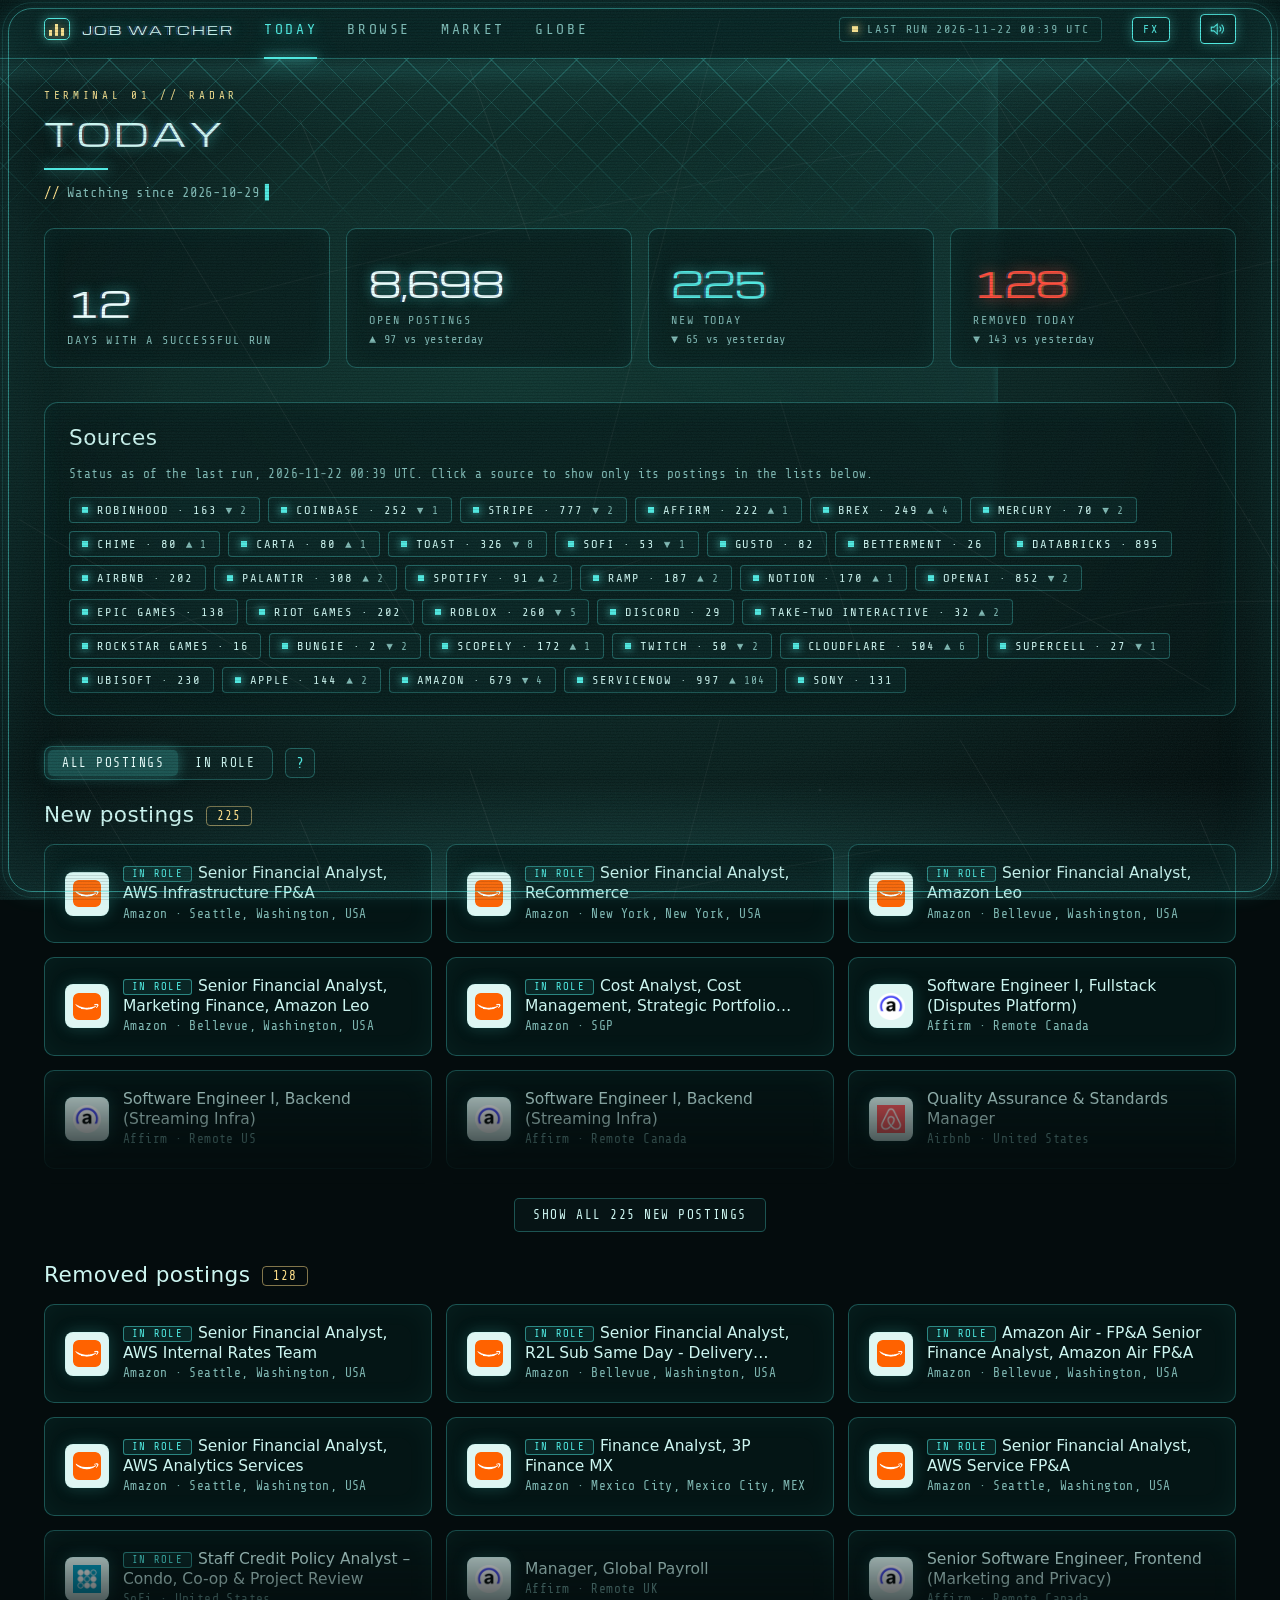
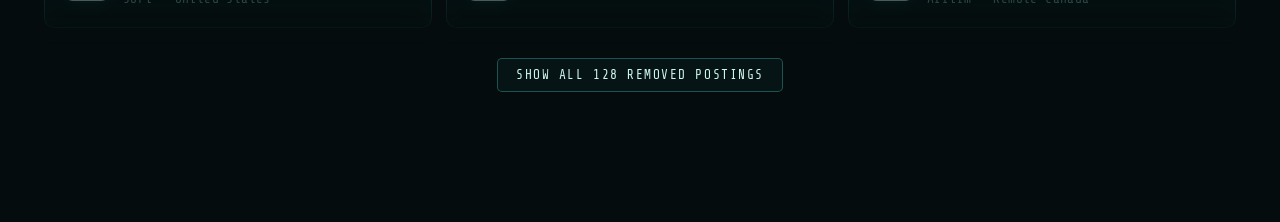
<file: index.html>
<!doctype html><html lang="en" data-theme="today"><head><meta charset="utf-8"><meta name="viewport" content="width=device-width,initial-scale=1"><meta name="description" content="Today: the status of every watched employer and the job postings that are new or removed since the last daily run."><meta name="theme-color" content="#040c0d"><link rel="manifest" href="manifest.webmanifest"><link rel="icon" href="icon-192.png"><link rel="apple-touch-icon" href="icon-192.png"><link rel="preload" href="fonts/share-tech-mono.woff2" as="font" type="font/woff2" crossorigin><link rel="preload" href="fonts/michroma.woff2" as="font" type="font/woff2" crossorigin><link rel="stylesheet" href="app.css">
<script>try{var d=document.documentElement;if(!sessionStorage.getItem("job-watcher-booted")&&!navigator.webdriver&&location.hash.length<2&&!matchMedia("(prefers-reduced-motion: reduce)").matches&&localStorage.getItem("job-watcher-fx")!=="off"){d.classList.add("intro");setTimeout(function(){d.classList.remove("intro")},15000)}}catch(e){}</script><title>Job Watcher: Today</title></head>
<body><main id="main"><h1>Today</h1><p class="sub" id="sub">Loading…</p><div class="grid"><div class="skel tall"></div><div class="skel tall"></div><div class="skel tall"></div><div class="skel tall"></div></div><div class="skel panel"></div></main>
<script src="sfx.js"></script>
<script src="app.js"></script>
<script>
loadData().then(({ rows, status }) => {
  const day = lastRunDate(status), names = sourceNames(rows);
  const fresh = rows.filter(r => r.first_seen === day && !r.first_run);
  const gone = rows.filter(r => r.removed_date === day);
  let roleOnly = false;                      // both lists show every posting by default
  let srcOnly = "";                          // a source key while one source pill is selected
  // Yesterday = the latest earlier day any posting was listed. Everything below is worked out from the history file.
  let prev = ""; for (const r of rows) if (r.last_seen < day && r.last_seen > prev) prev = r.last_seen;
  let d = null, listedPrev = null;
  if (prev) {
    listedPrev = new Map(); let openPrev = 0, newPrev = 0, remPrev = 0;
    for (const r of rows) {
      if (r.first_seen <= prev && r.last_seen >= prev) listedPrev.set(r.source, (listedPrev.get(r.source) || 0) + 1);
      if (r.first_seen <= prev && !(r.removed_date && r.removed_date <= prev)) openPrev++;
      if (r.first_seen === prev && !r.first_run) newPrev++;
      if (r.removed_date === prev) remPrev++;
    }
    d = { open: status.open - openPrev, fresh: status.new_today - newPrev, gone: status.removed_today - remPrev };
  }
  const delta = n => n === null || n === undefined ? "" : n === 0 ? "no change vs yesterday" : `${n > 0 ? "▲" : "▼"} ${Math.abs(n).toLocaleString()} vs yesterday`;
  const pillDelta = s => { if (!s.ok || !listedPrev || !listedPrev.has(s.name)) return ""; const n = s.count - listedPrev.get(s.name); return n ? `<span class="d">${n > 0 ? "▲" : "▼"} ${Math.abs(n).toLocaleString()}</span>` : ""; };
  const expanded = { new: false, gone: false };
  const stat = (n, l, cls = "", change = null) => `<div class="tile stat ${cls}" tabindex="0"><div class="n">${n.toLocaleString()}</div><div class="l">${l}</div>${change === null ? "" : `<div class="d">${delta(change)}</div>`}</div>`;
  const item = r => `<a class="tile post" href="${esc(safeUrl(r.url))}" rel="noopener" target="_blank">${mono(r.employer, false, r.source)}<div class="body"><div class="ttl">${r.in_role ? `<span class="tag" title="${ROLE_TIP}">in role</span>` : ""}${esc(r.title)}</div><div class="meta">${esc(r.employer)} · ${esc(r.location) || "no location"}</div></div></a>`;
  // In-role postings come first. The whole list is in the page; a long one shows its first rows until "Show all".
  const list = (rs, key, what) => {
    rs = (srcOnly ? rs.filter(r => r.source === srcOnly) : rs); rs = (roleOnly ? rs.filter(r => r.in_role) : rs).slice().sort((a, b) => b.in_role - a.in_role || a.employer.localeCompare(b.employer));
    if (!rs.length) return { n: 0, html: `<p class="meta">None ${roleOnly ? "in role " : ""}${srcOnly ? "from " + esc(names[srcOnly] || srcOnly) + " " : ""}in the latest run.</p>` };
    const long = rs.length > 12;
    return { n: rs.length, html: `<div class="tiles${long && !expanded[key] ? " collapsed" : ""}" id="tiles-${key}">${rs.map(item).join("")}</div>` +
      (long ? `<p class="more"><button class="btn" type="button" data-expand="${key}">${expanded[key] ? "Show fewer" : `Show all ${rs.length.toLocaleString()} ${what}`}</button></p>` : "") };
  };
  const draw = () => {
    const n = list(fresh, "new", "new postings"), g = list(gone, "gone", "removed postings");
    document.getElementById("lists").innerHTML = `
      <div class="section bare"><h2>New postings<span class="count">${n.n.toLocaleString()}</span></h2>${n.html}</div>
      <div class="section bare"><h2>Removed postings<span class="count">${g.n.toLocaleString()}</span></h2>${g.html}</div>`;
    document.getElementById("allBtn").classList.toggle("on", !roleOnly);
    document.getElementById("roleBtn").classList.toggle("on", roleOnly);
    document.querySelectorAll("[data-src]").forEach(b => { b.classList.toggle("on", b.dataset.src === srcOnly); b.setAttribute("aria-pressed", b.dataset.src === srcOnly); });
    document.querySelector(".pills").classList.toggle("filtering", !!srcOnly);
    const note = document.getElementById("srcNote");
    note.hidden = !srcOnly;
    note.innerHTML = srcOnly ? `Showing only ${esc(names[srcOnly] || srcOnly)} <button class="btn" type="button" id="clearSrc">Show all sources</button>` : "";
    if (srcOnly) document.getElementById("clearSrc").onclick = () => { srcOnly = ""; draw(); };
  };
  document.getElementById("main").innerHTML = `
    <h1>Today</h1>
    <p class="sub">Watching since ${esc(status.first_run_date)}</p>
    <div class="grid">${stat(status.days_with_success, "days with a successful run")}${stat(status.open, "open postings", "", d && d.open)}${stat(status.new_today, "new today", "hot", d && d.fresh)}${stat(status.removed_today, "removed today", "cold", d && d.gone)}</div>
    <div class="section"><h2>Sources</h2><p class="meta">Status as of the last run, ${esc(status.run_time.slice(0, 10))} ${esc(status.run_time.slice(11, 16))} UTC. Click a source to show only its postings in the lists below.</p><div class="pills">${status.sources.map(s => `<button type="button" class="pill ${s.ok ? "ok" : "bad"}" data-src="${esc(s.name)}" aria-pressed="false">${esc(names[s.name] || s.name)} · ${s.ok ? s.count.toLocaleString() : "failed"}${pillDelta(s)}</button>`).join("")}</div></div>
    <div class="listbar"><div class="seg"><button id="allBtn" class="btn on" type="button">All postings</button><button id="roleBtn" class="btn" type="button">In role</button></div>${ROLE_BTN}</div>
    <p class="srcnote" id="srcNote" hidden></p>
    <div id="lists"></div>`;
  document.querySelector(".pills").addEventListener("click", e => {
    const b = e.target.closest("[data-src]"); if (!b) return;
    srcOnly = srcOnly === b.dataset.src ? "" : b.dataset.src; draw();
  });
  document.getElementById("allBtn").onclick = () => { roleOnly = false; draw(); };
  document.getElementById("roleBtn").onclick = () => { roleOnly = true; draw(); };
  document.getElementById("lists").addEventListener("click", e => {
    const b = e.target.closest("[data-expand]"); if (!b) return;
    expanded[b.dataset.expand] = !expanded[b.dataset.expand]; draw();
  });
  draw();
}).catch(showError);
</script></body></html>
</file>
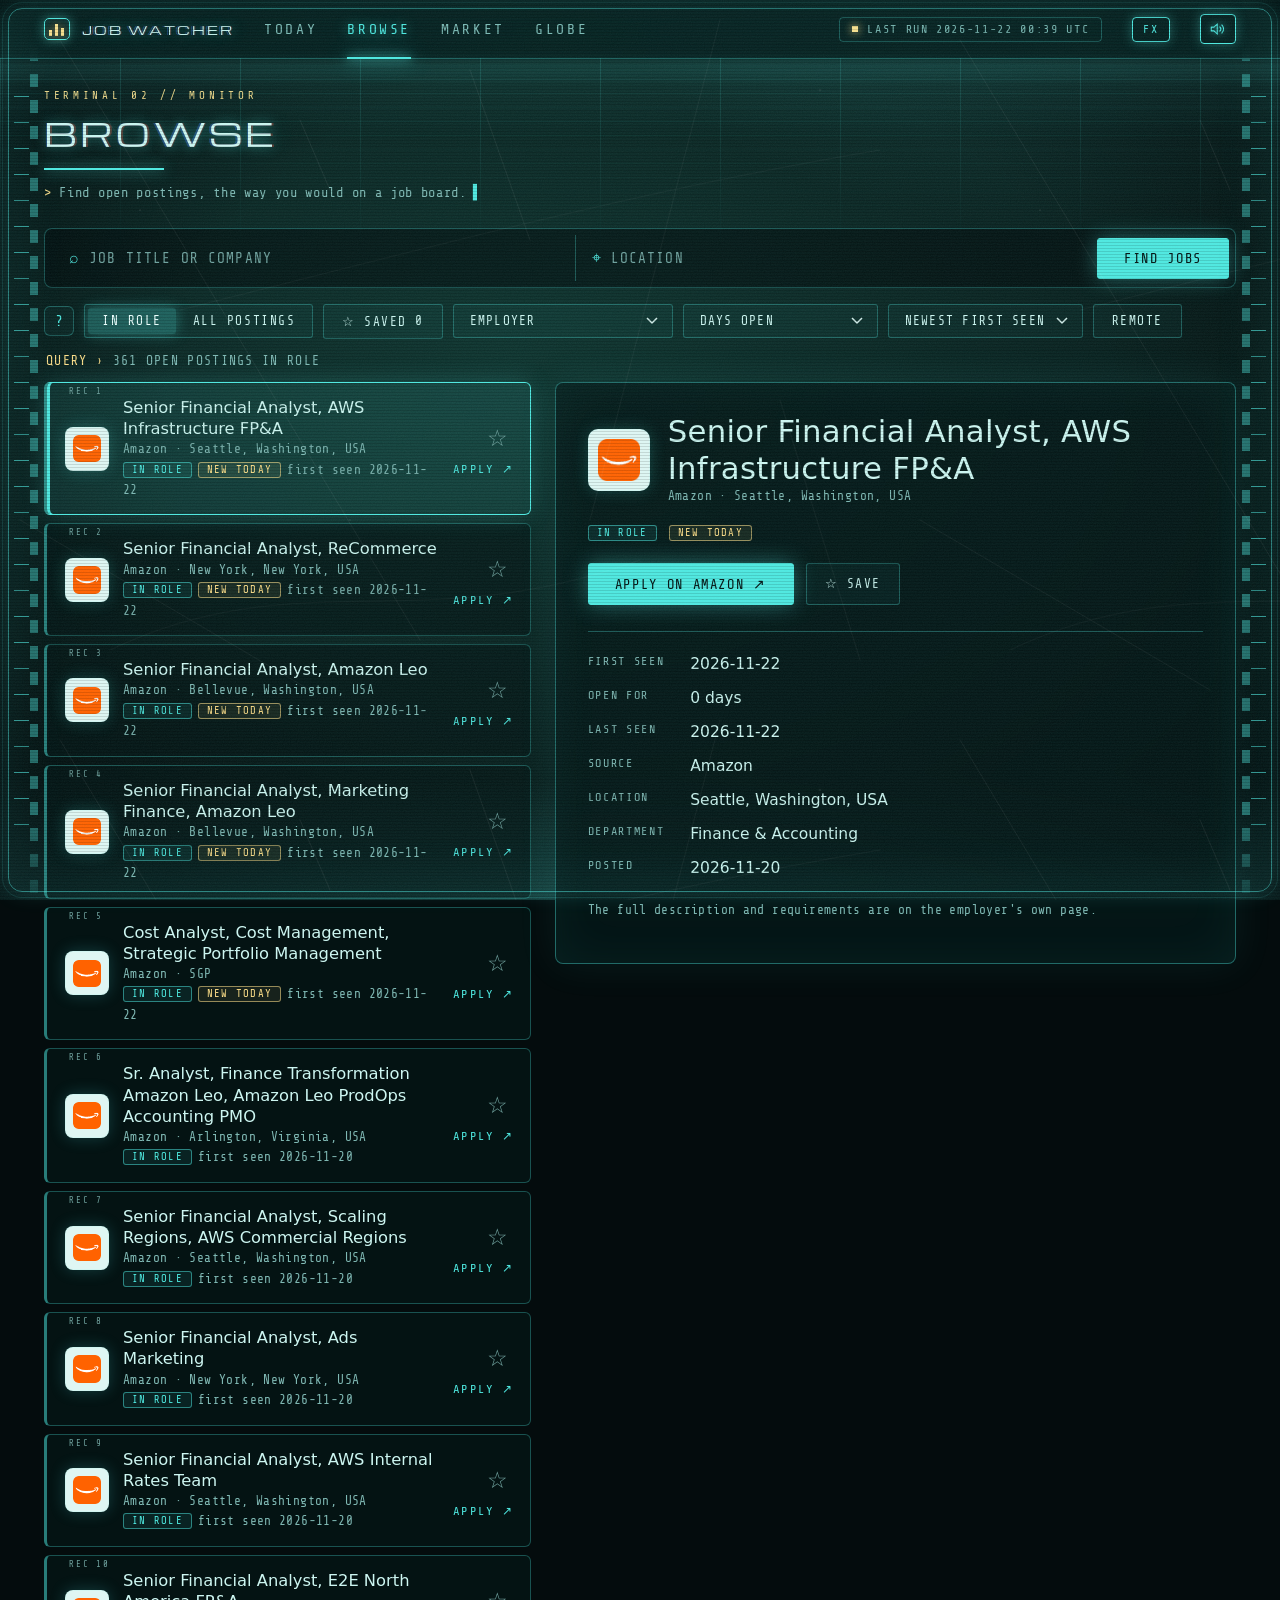
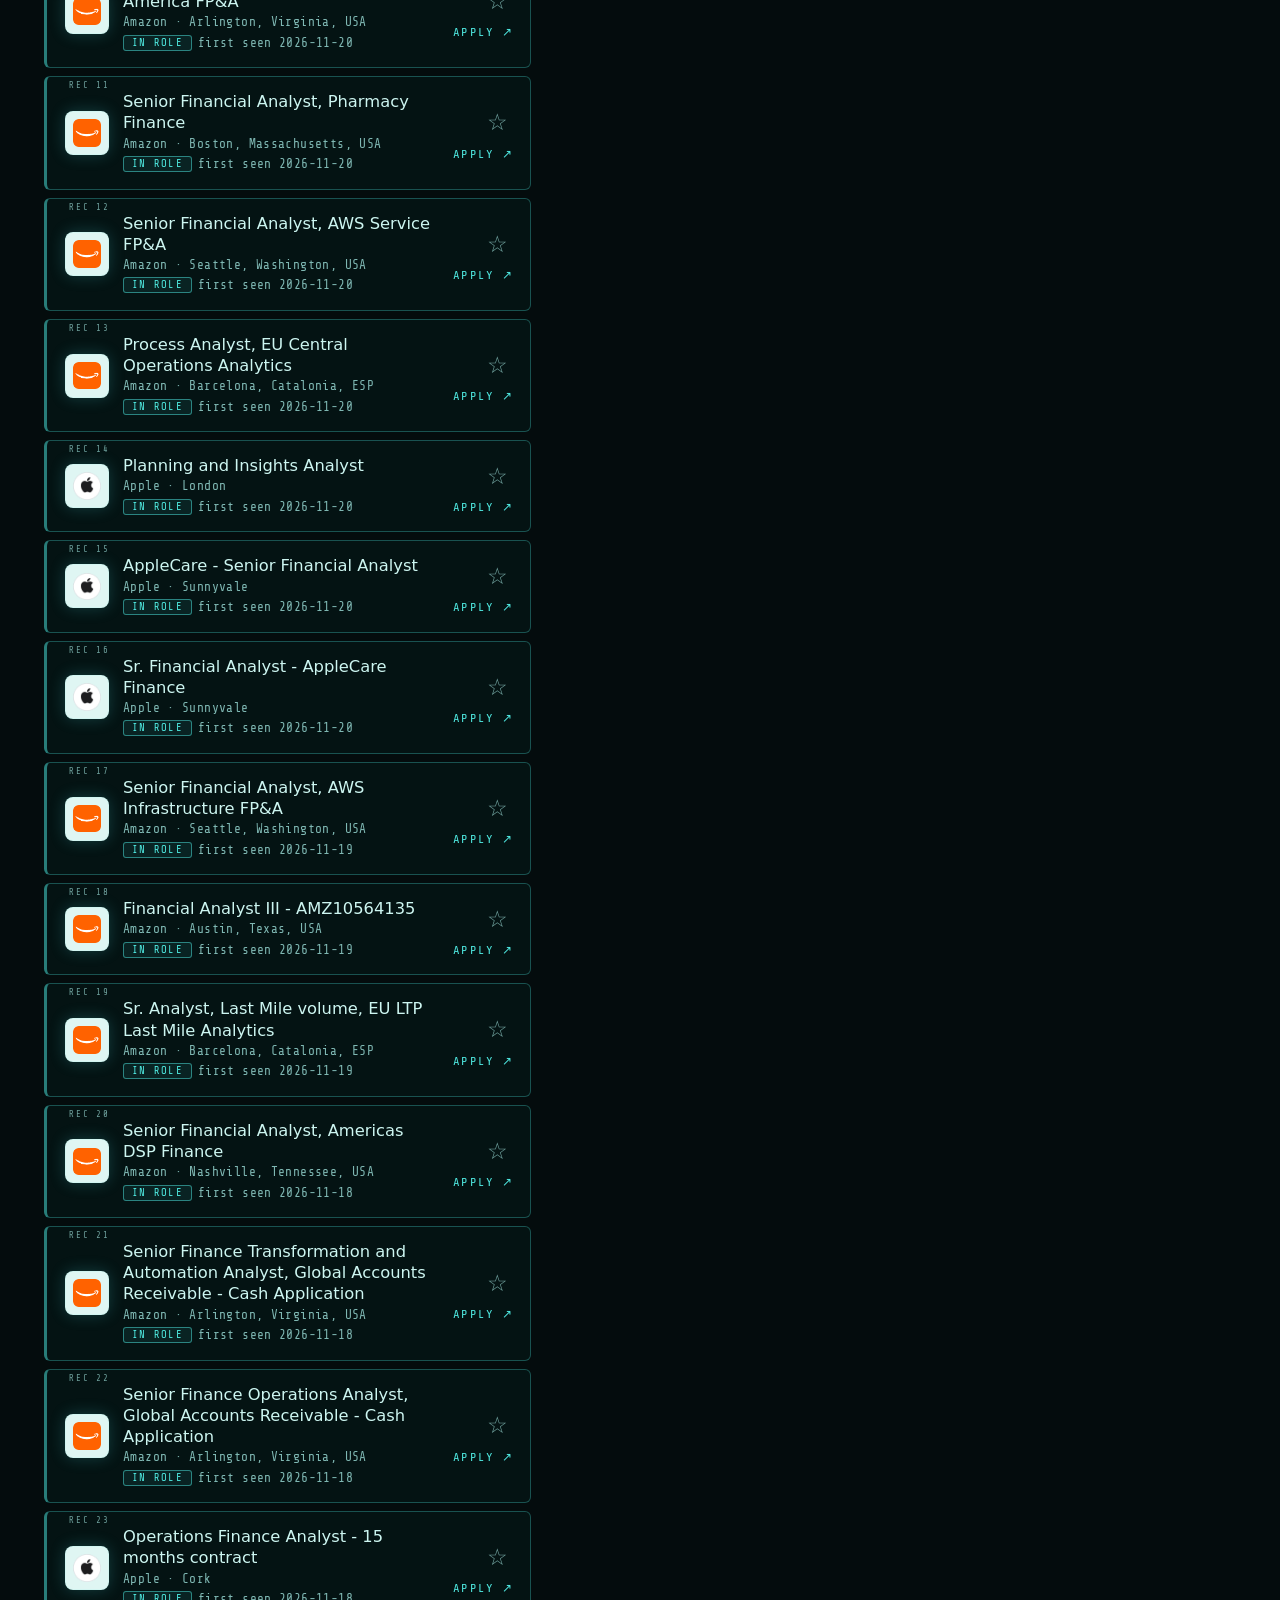
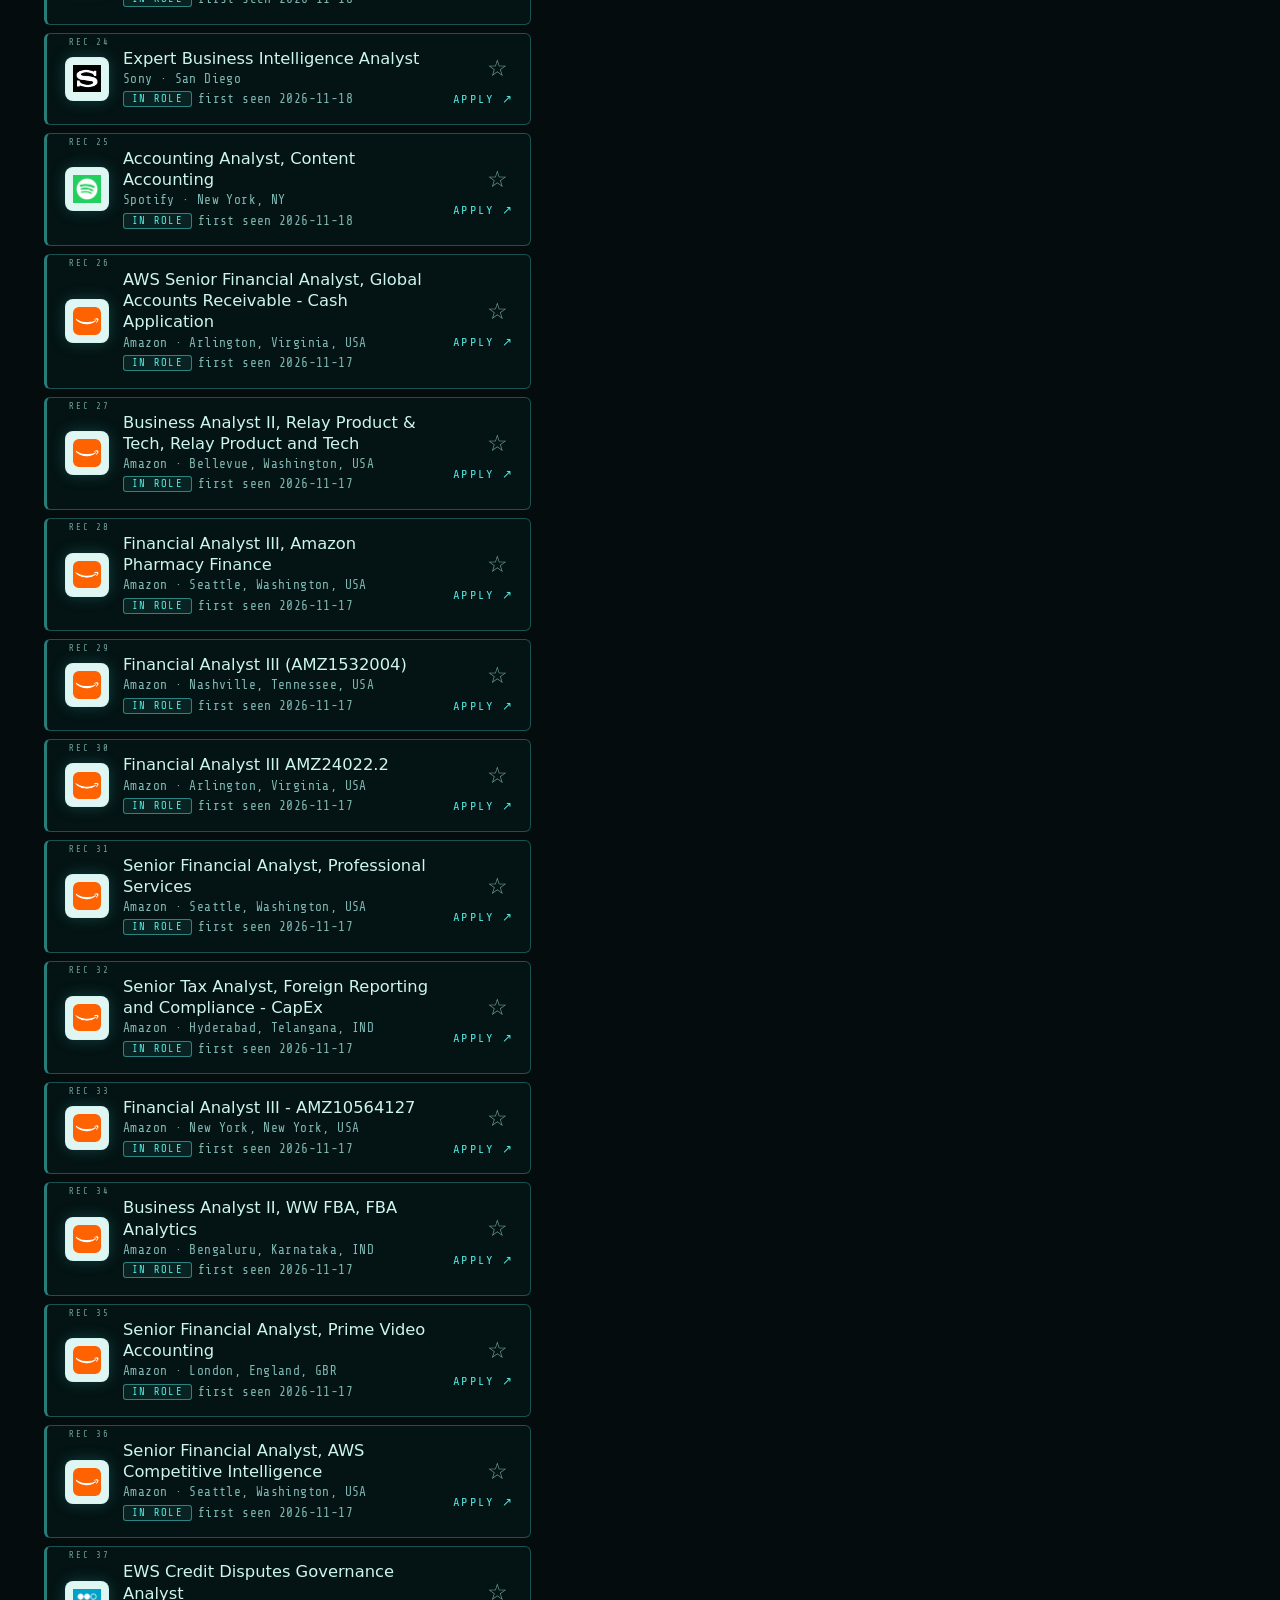
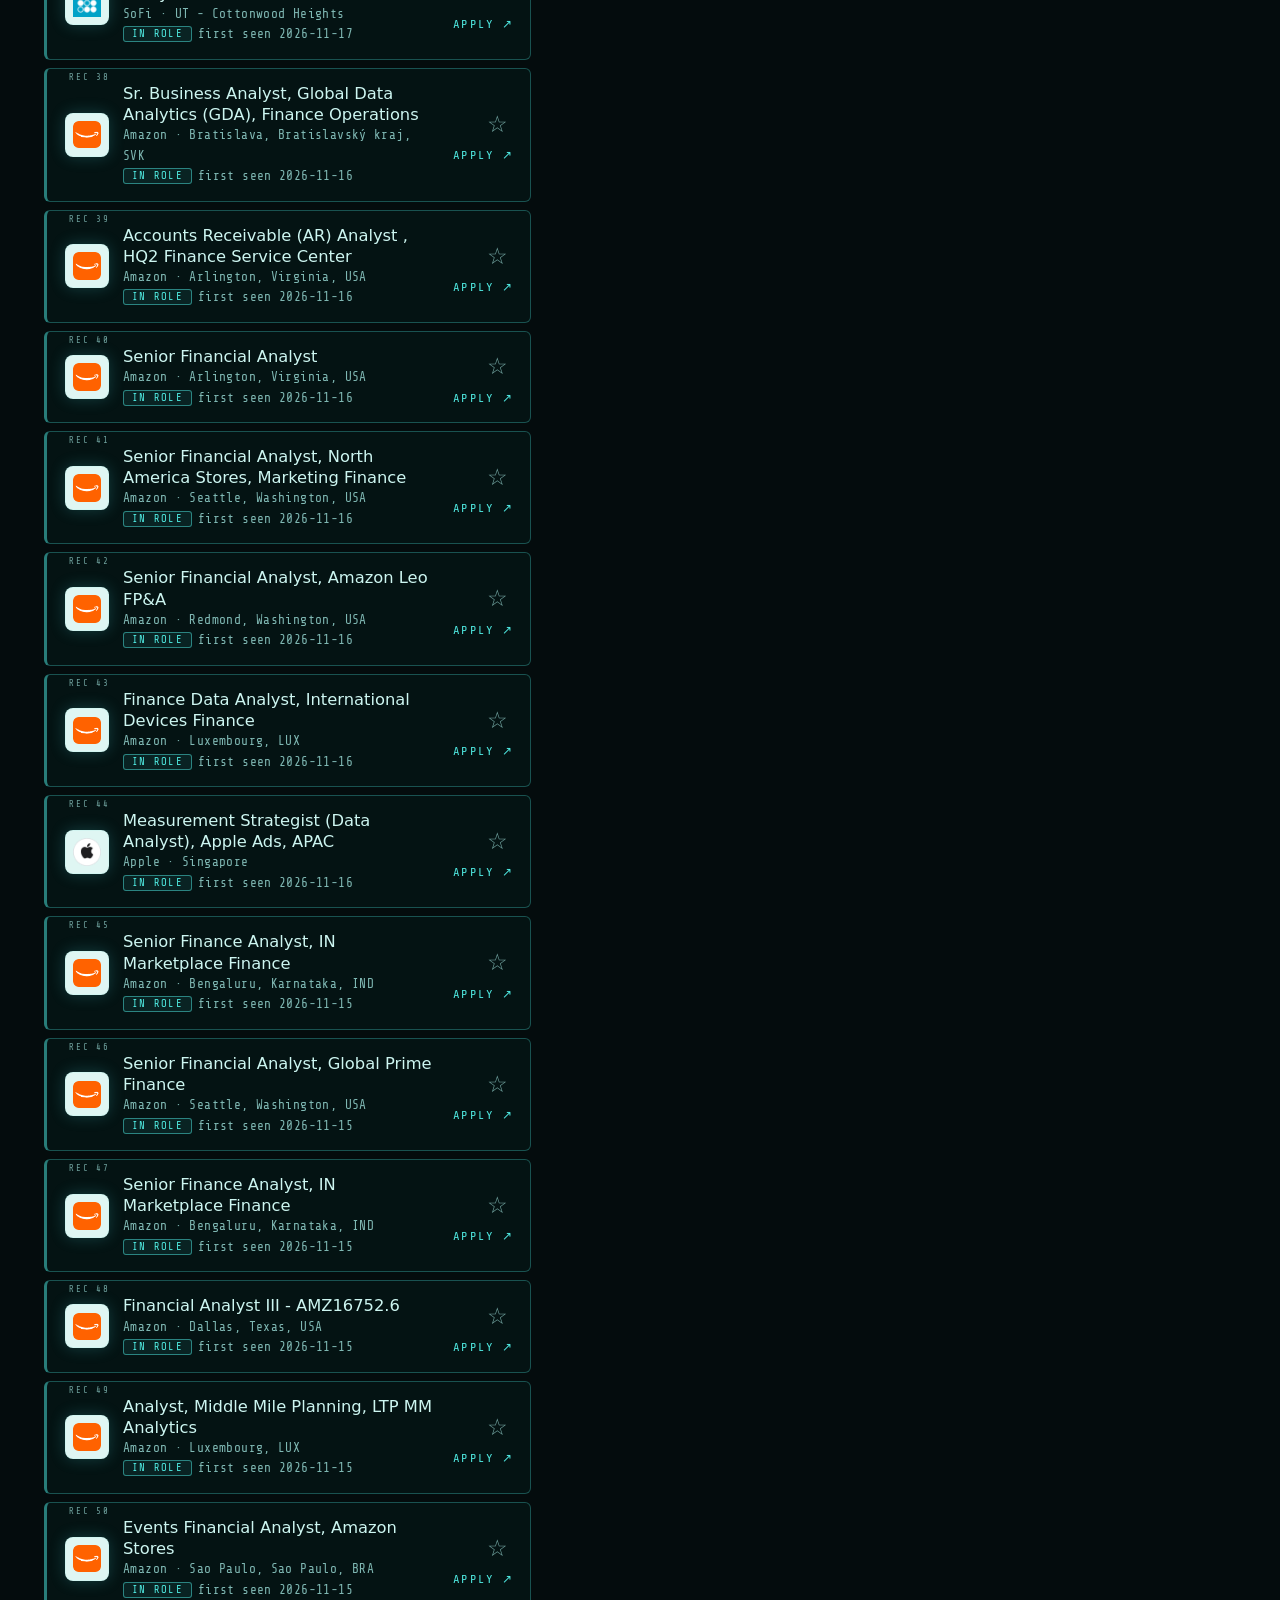
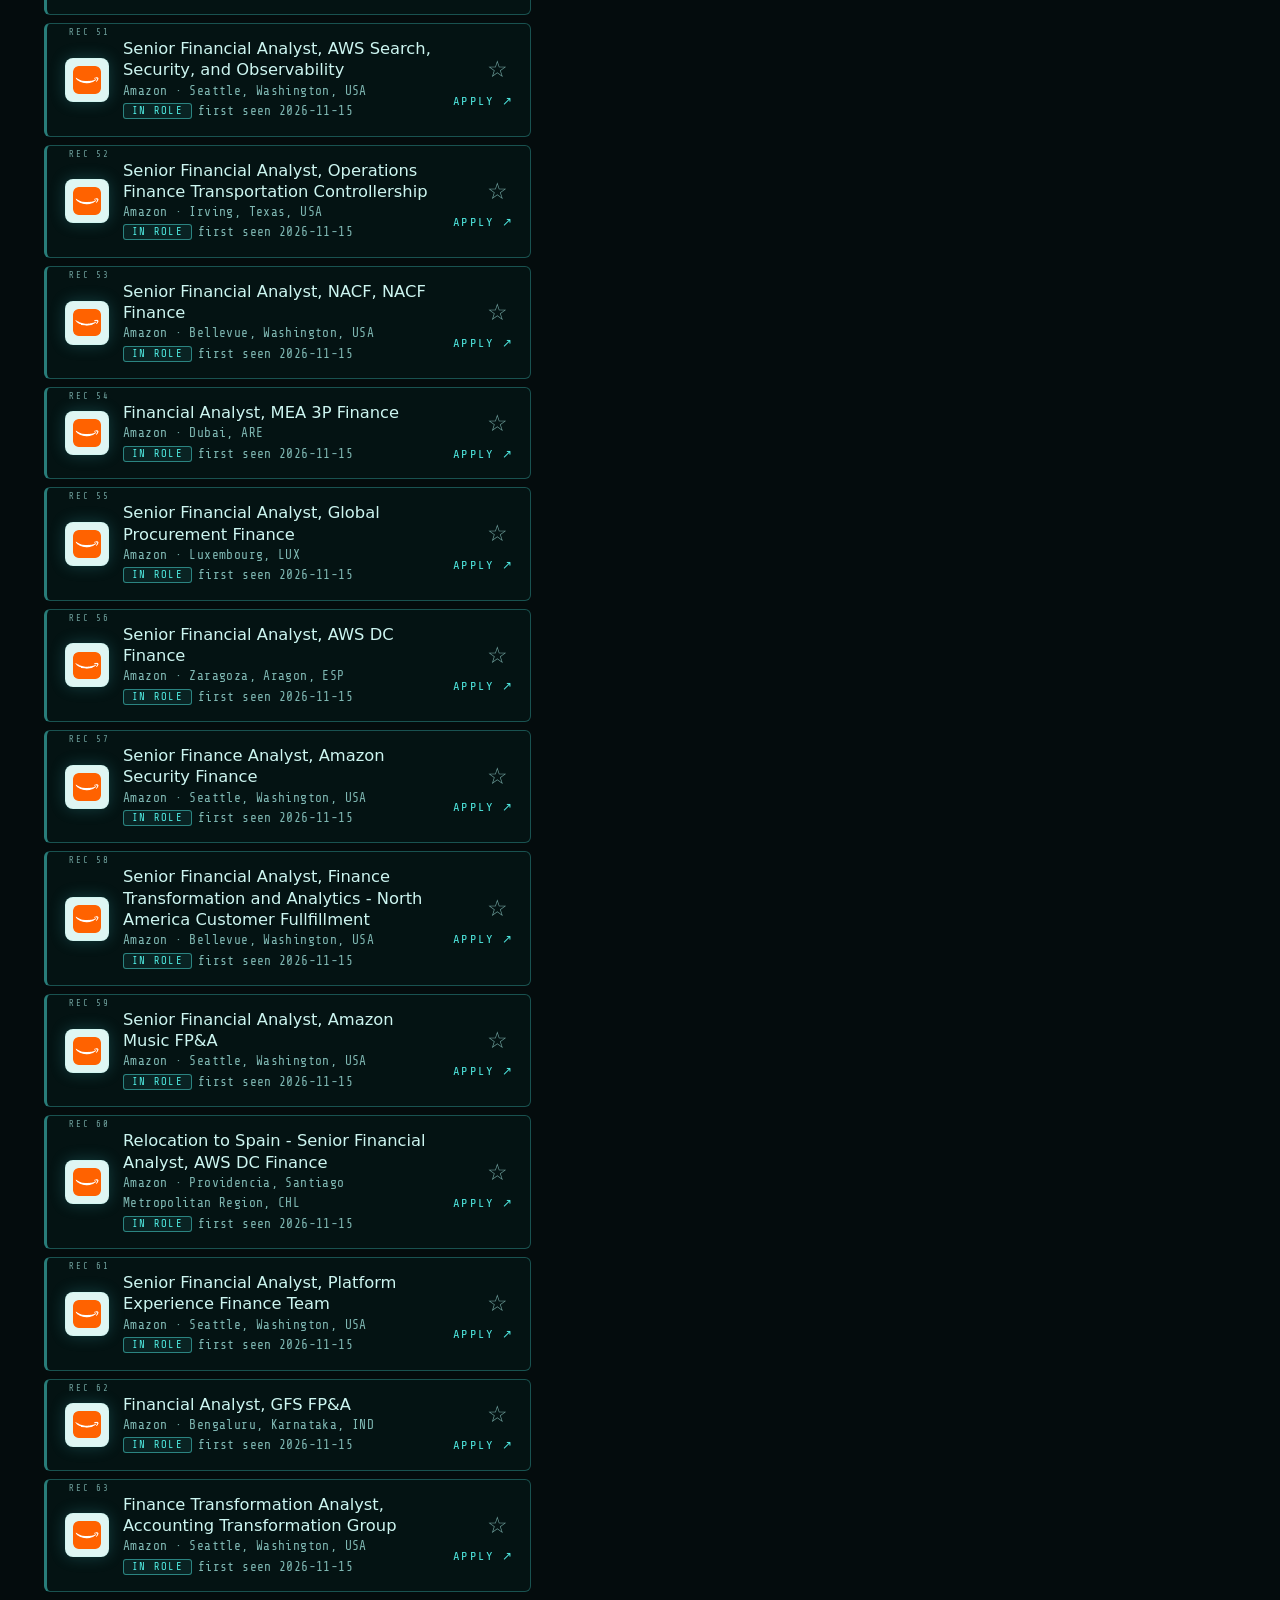
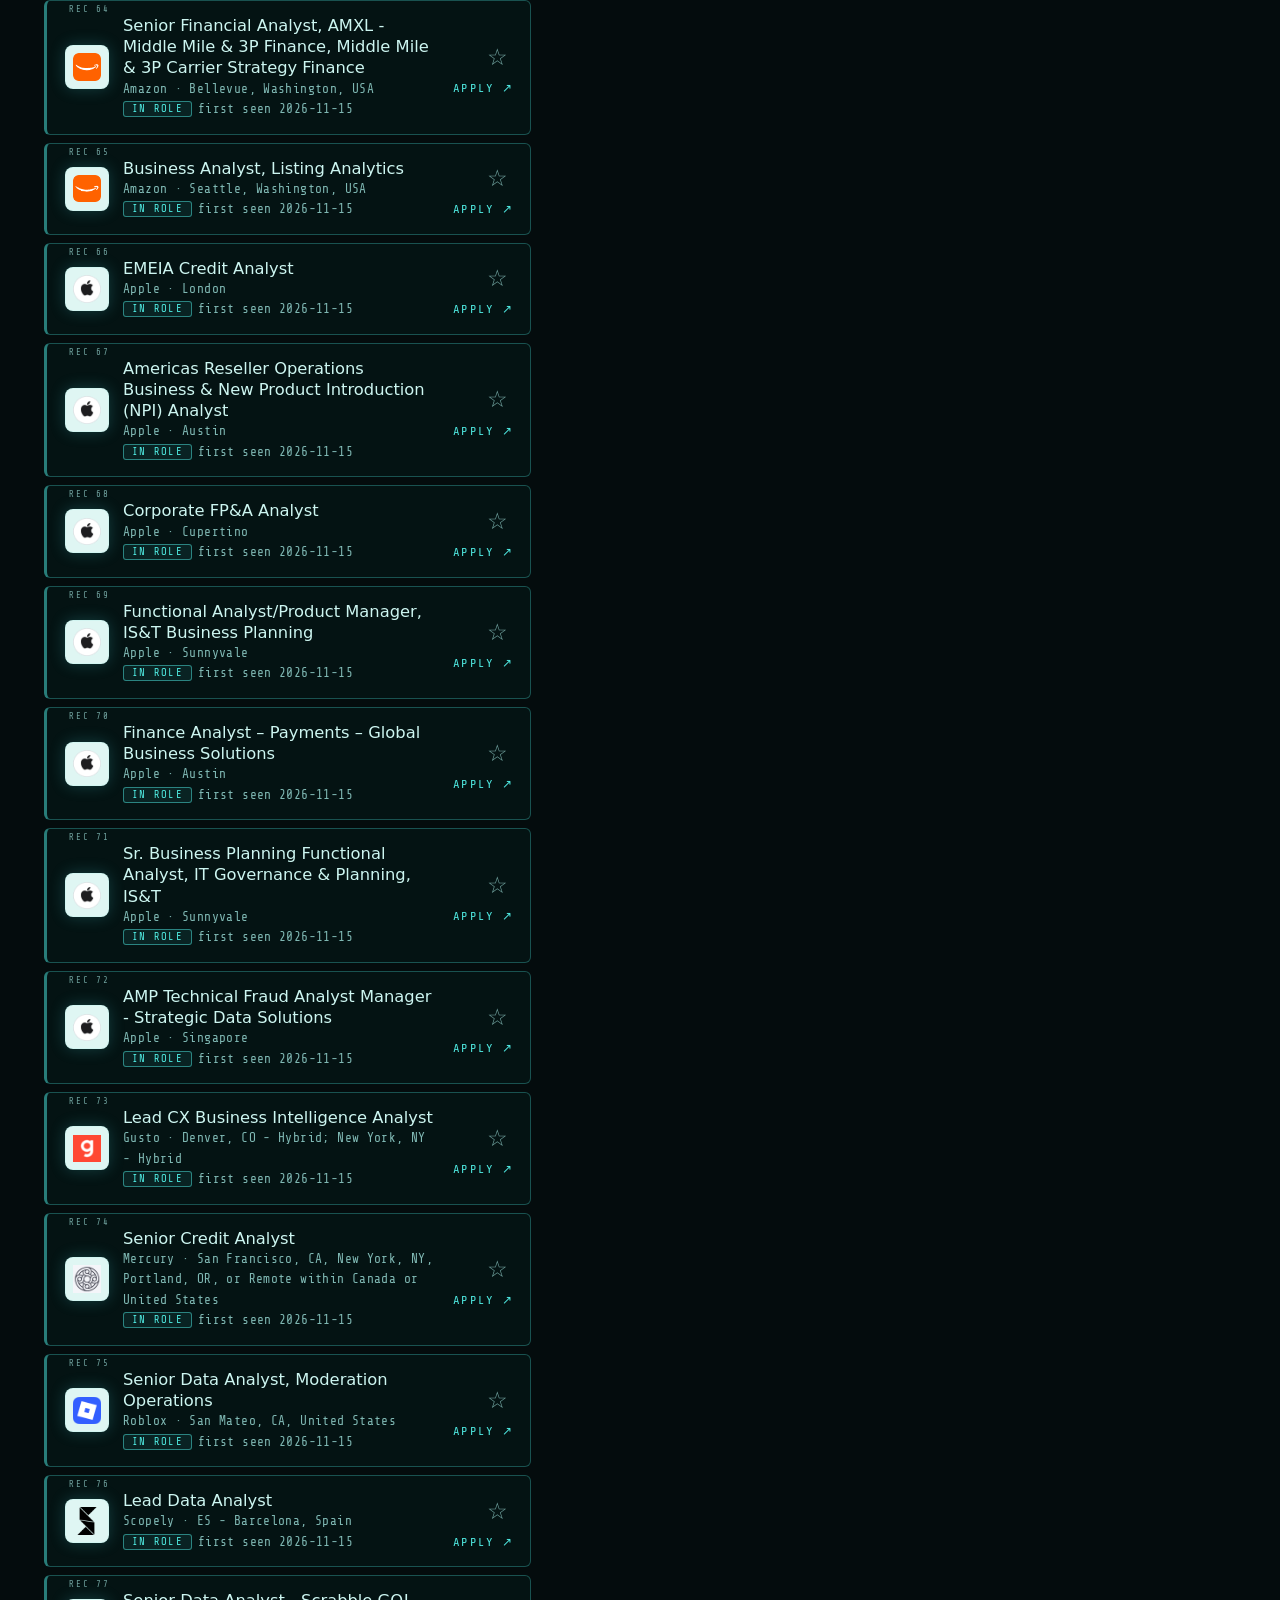
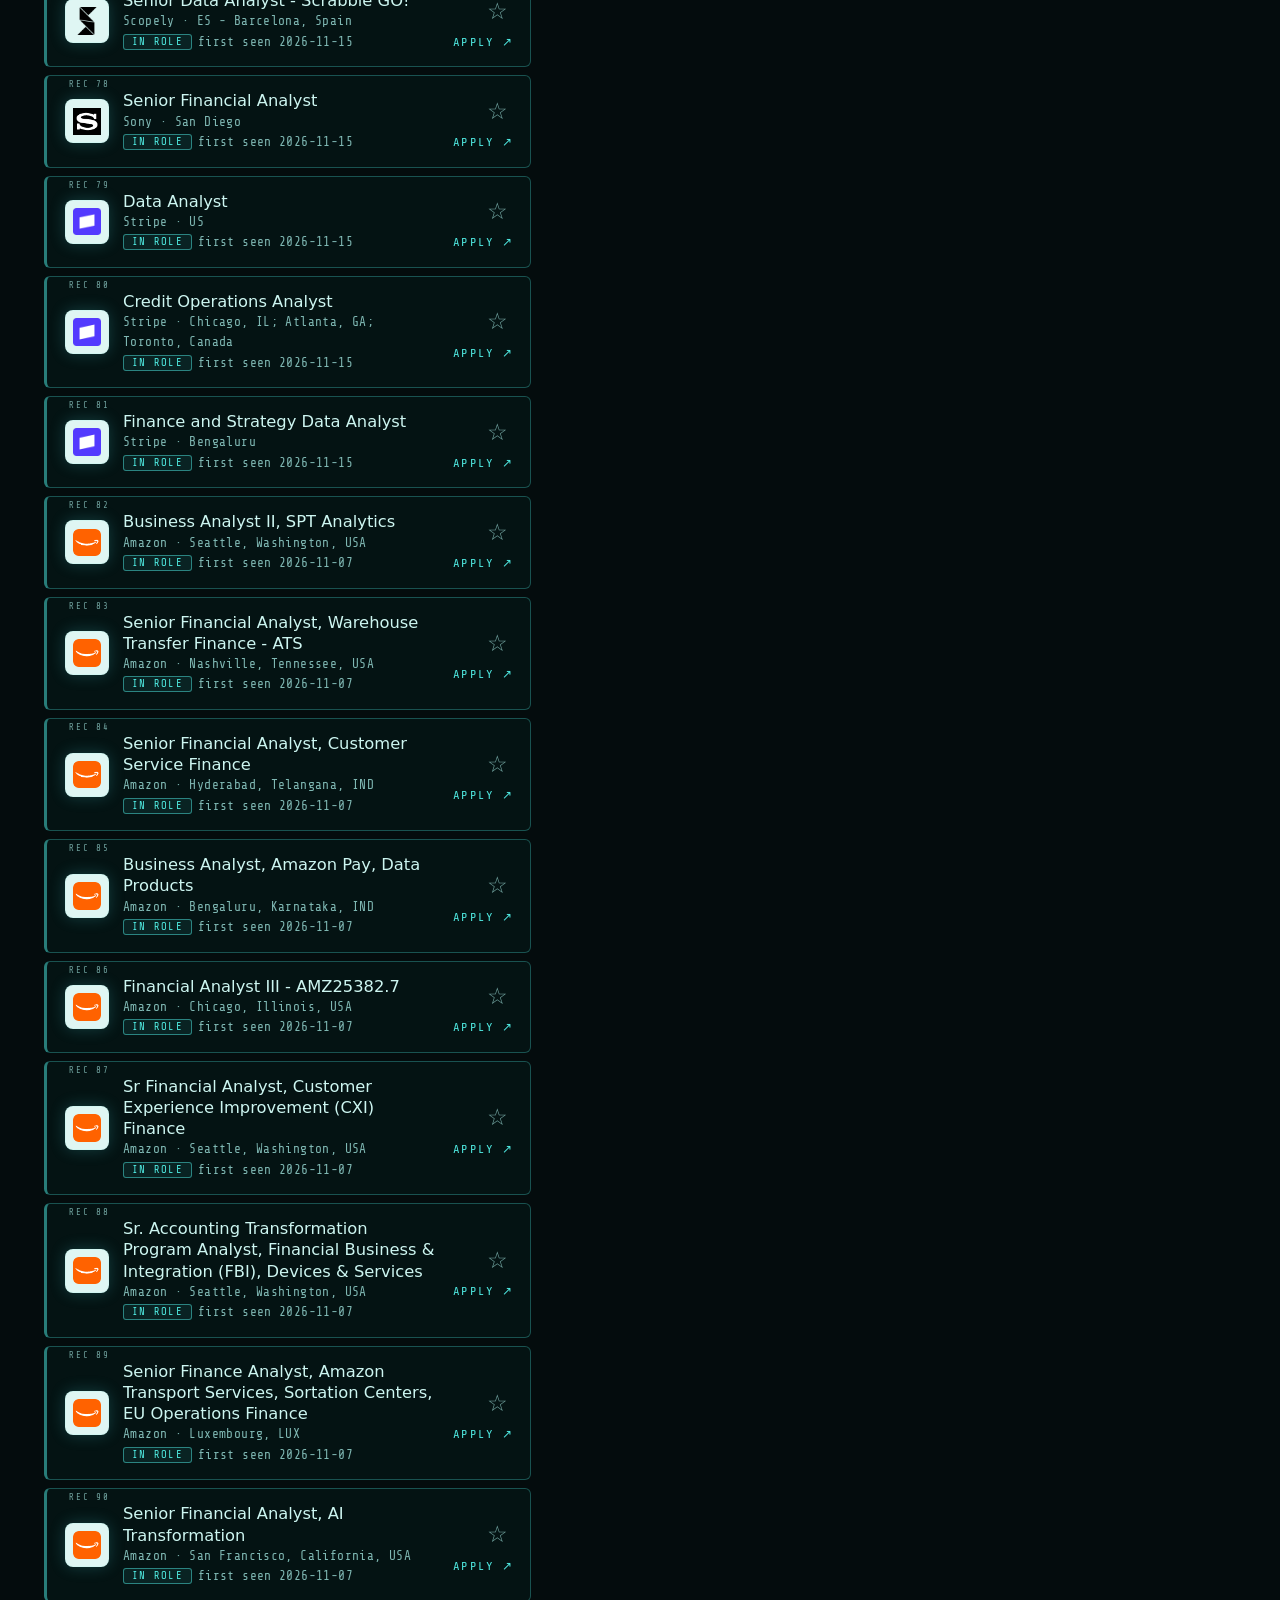
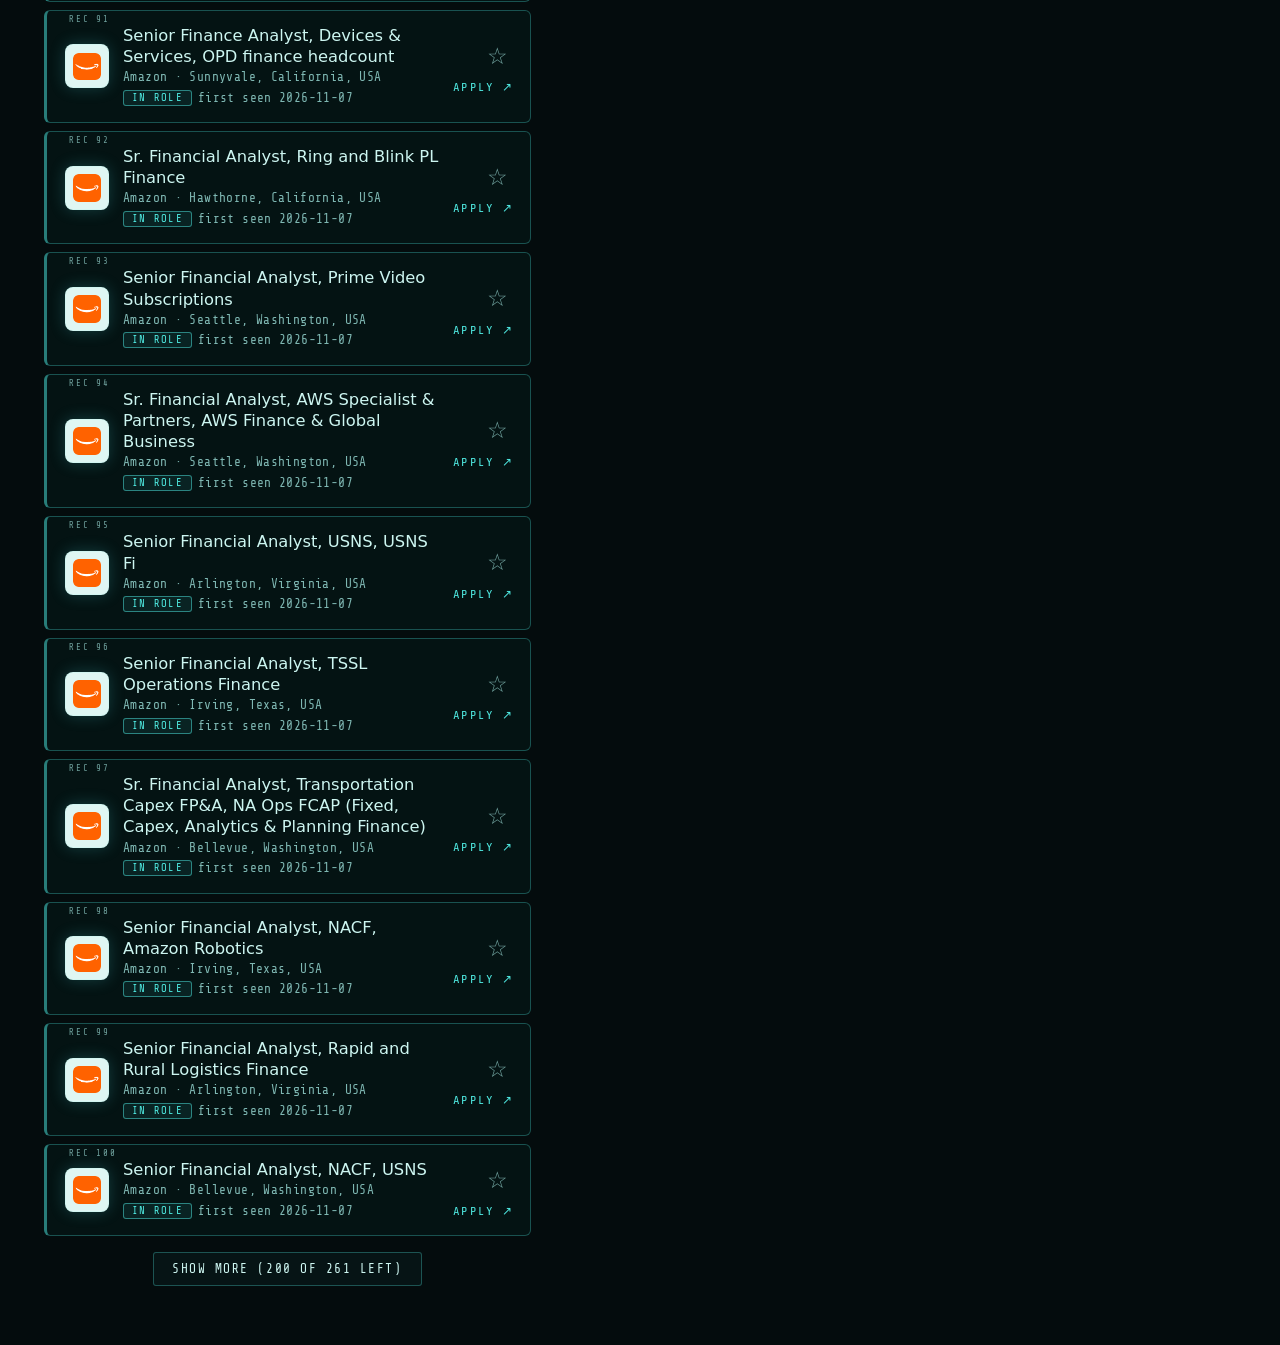
<file: browse.html>
<!doctype html><html lang="en" data-theme="browse"><head><meta charset="utf-8"><meta name="viewport" content="width=device-width,initial-scale=1"><meta name="description" content="Browse the open job postings at the watched employers: filter, search, sort, save a shortlist and apply."><meta name="theme-color" content="#040c0d"><link rel="manifest" href="manifest.webmanifest"><link rel="icon" href="icon-192.png"><link rel="apple-touch-icon" href="icon-192.png"><link rel="preload" href="fonts/share-tech-mono.woff2" as="font" type="font/woff2" crossorigin><link rel="preload" href="fonts/michroma.woff2" as="font" type="font/woff2" crossorigin><link rel="stylesheet" href="app.css">
<script>try{var d=document.documentElement;if(!sessionStorage.getItem("job-watcher-booted")&&!navigator.webdriver&&location.hash.length<2&&!matchMedia("(prefers-reduced-motion: reduce)").matches&&localStorage.getItem("job-watcher-fx")!=="off"){d.classList.add("intro");setTimeout(function(){d.classList.remove("intro")},15000)}}catch(e){}</script><title>Job Watcher: Browse</title></head>
<body><main><h1>Browse</h1><p class="sub">Find open postings, the way you would on a job board.</p>
<form class="searchbar" id="search" role="search" autocomplete="off">
  <label class="field"><span class="ico">⌕</span><input id="q" type="search" placeholder="Job title or company" aria-label="Job title or company"></label>
  <label class="field"><span class="ico">⌖</span><input id="location" type="search" list="locations" placeholder="Location" aria-label="Location"><datalist id="locations"></datalist></label>
  <button class="btn primary" type="submit">Find jobs</button>
</form>
<div class="filters" id="filters">
  <button class="info" type="button" data-rolehelp aria-label="What does in role mean?" title="What does “in role” mean?">?</button>
  <div class="seg" id="roleSeg"><button id="roleBtn" class="btn on" type="button">In role</button><button id="allBtn" class="btn" type="button">All postings</button></div>
  <button id="starBtn" class="btn" type="button">☆ Saved <span id="savedN">0</span></button>
  <button id="filterToggle" class="btn filtertoggle" type="button" aria-expanded="false">Filters <span class="n" id="filterN"></span></button>
  <div class="extra">
    <select id="employer" aria-label="Employer"><option value="">Employer</option></select>
    <select id="days" aria-label="Days open"><option value="">Days open</option><option value="1">1 day or less</option><option value="7">7 days or less</option><option value="30">30 days or less</option><option value="31">More than 30 days</option></select>
    <select id="sort" aria-label="Sort by first seen"><option value="new">Newest first seen</option><option value="old">Oldest first seen</option></select>
    <button id="remoteBtn" class="btn" type="button">Remote</button>
  </div>
</div>
<div class="resultsbar"><span id="count">Loading…</span><button id="countryChip" class="btn chip" type="button" hidden></button>
  <span class="tools" id="savedTools" hidden><select id="stFilter" aria-label="Filter saved postings by status"><option value="">All statuses</option></select><button id="exportBtn" class="btn" type="button">Export CSV</button></span></div>
<div class="split">
  <div><div class="results" id="list"><div class="job skel"></div><div class="job skel"></div><div class="job skel"></div><div class="job skel"></div></div><p class="more"><button class="btn" id="more" type="button" hidden>Show more</button></p></div>
  <aside class="detail" id="detail" aria-live="polite"></aside>
</div></main>
<script src="sfx.js"></script>
<script src="app.js"></script>
<script src="country.js"></script>
<script>
const KEY = "job-watcher-shortlist";  // same key as before, so earlier stars are kept
let saved = new Set();
try { saved = new Set(JSON.parse(localStorage.getItem(KEY) || "[]")); } catch (e) {}
const persist = () => { try { localStorage.setItem(KEY, JSON.stringify([...saved])); } catch (e) {} };
// Per-posting tracking for saved jobs: { posting_id: { status, note } }, kept in the browser like the stars.
const META_KEY = "job-watcher-shortlist-meta";
let meta = {};
try { meta = JSON.parse(localStorage.getItem(META_KEY) || "{}") || {}; } catch (e) {}
const persistMeta = () => { try { localStorage.setItem(META_KEY, JSON.stringify(meta)); } catch (e) {} };
const STATUSES = ["Saved", "Applied", "Interviewing", "Offer", "Passed"];
const statusOf = id => (meta[id] && STATUSES.includes(meta[id].status) ? meta[id].status : "Saved");
const noteOf = id => (meta[id] && meta[id].note) || "";
const setMeta = (id, patch) => { meta[id] = { status: statusOf(id), note: noteOf(id), ...patch }; persistMeta(); };
const $ = id => document.getElementById(id);
const FIELDS = ["q", "location", "employer", "days", "sort"];
let country = "";   // set by a link from the Globe page: only postings in this country
let rows = [], open = [], today = "", inRoleOnly = true, starOnly = false, remoteOnly = false, limit = 100, selId = null, picked = false, view = [];

// The search and filters live in the URL hash, so a search can be bookmarked, shared and survives a reload.
function readHash() {
  const p = new URLSearchParams(location.hash.slice(1));
  FIELDS.forEach(id => { $(id).value = p.get(id) || (id === "sort" ? "new" : ""); });
  country = p.get("country") || ""; inRoleOnly = p.get("role") !== "all"; starOnly = p.get("saved") === "1"; remoteOnly = p.get("remote") === "1";
  selId = p.get("job"); picked = !!selId;
}
function writeHash() {
  const p = new URLSearchParams();
  FIELDS.forEach(id => { const v = $(id).value.trim(); if (v && !(id === "sort" && v === "new")) p.set(id, v); });
  if (country) p.set("country", country);
  if (!inRoleOnly) p.set("role", "all");
  if (starOnly) p.set("saved", "1");
  if (remoteOnly) p.set("remote", "1");
  if (picked && selId) p.set("job", selId);
  const h = p.toString();
  try { history.replaceState(null, "", h ? "#" + h : location.pathname + location.search); } catch (e) {}
}
function syncControls() {
  $("roleBtn").classList.toggle("on", inRoleOnly); $("allBtn").classList.toggle("on", !inRoleOnly);
  $("starBtn").classList.toggle("on", starOnly); $("remoteBtn").classList.toggle("on", remoteOnly);
  $("roleSeg").classList.toggle("off", starOnly);   // the saved list shows every saved posting
  const n = ($("employer").value ? 1 : 0) + ($("days").value ? 1 : 0) + ($("sort").value !== "new" ? 1 : 0) + (remoteOnly ? 1 : 0);
  $("filterN").textContent = n || "";
}

function fillEmployers(values) {
  [...new Set(values)].filter(Boolean).sort((a, b) => a.localeCompare(b))
    .forEach(v => $("employer").insertAdjacentHTML("beforeend", `<option>${esc(v)}</option>`));
}
function fillLocations(rs) {  // the most common places, as suggestions; any text still filters
  const n = new Map(); rs.forEach(r => r.location && n.set(r.location, (n.get(r.location) || 0) + 1));
  $("locations").innerHTML = [...n].sort((a, b) => b[1] - a[1]).slice(0, 300).map(([l]) => `<option value="${esc(l)}">`).join("");
}
const isGone = r => r.status !== "open";
const age = r => (isGone(r) && r.removed_date ? dayNum(r.removed_date) : dayNum(today)) - dayNum(r.first_seen);
const isNew = r => !r.first_run && !isGone(r) && r.first_seen === today;
const REMOTE = /remote/i;

function render() {
  const q = $("q").value.trim().toLowerCase(), emp = $("employer").value, loc = $("location").value.trim().toLowerCase(), d = $("days").value;
  // The saved list also keeps postings that have since been removed, marked as removed.
  const pool = starOnly ? rows.filter(r => !isGone(r) || saved.has(r.posting_id)) : open;
  let rs = pool.filter(r => (starOnly ? saved.has(r.posting_id) : (!inRoleOnly || r.in_role)) && (!emp || r.employer === emp) && (!country || countryOf(r.location) === country) &&
    (!starOnly || !$("stFilter").value || statusOf(r.posting_id) === $("stFilter").value) &&
    (!loc || r._loc.includes(loc)) && (!q || r._title.includes(q) || r._emp.includes(q)) &&
    (!remoteOnly || REMOTE.test(r.location) || REMOTE.test(r.title)));
  if (d) rs = rs.filter(r => { const n = age(r); return d === "31" ? n > 30 : n <= +d; });
  const dir = $("sort").value === "old" ? 1 : -1;
  rs.sort((a, b) => dir * a.first_seen.localeCompare(b.first_seen) || a.posting_id.localeCompare(b.posting_id));
  view = rs;
  if (!rs.some(r => r.posting_id === selId)) { selId = rs.length ? rs[0].posting_id : null; picked = false; }
  $("count").textContent = starOnly ? plural(rs.length, "saved posting") : `${plural(rs.length, "open posting")}${inRoleOnly ? " in role" : ""}`;
  $("savedN").textContent = saved.size;
  $("countryChip").hidden = !country; $("countryChip").textContent = `In ${country} ✕`;
  $("savedTools").hidden = !starOnly; $("exportBtn").disabled = !saved.size;
  $("list").innerHTML = rs.slice(0, limit).map(card).join("") ||
    `<div class="empty">${starOnly ? "Nothing saved yet. Tap the ☆ on a posting to keep it here." : `No postings match. ${inRoleOnly ? "Try <strong>All postings</strong>, or " : "Try "}fewer filters.`}</div>`;
  $("more").hidden = rs.length <= limit;
  $("more").textContent = `Show more (${Math.min(200, rs.length - limit)} of ${(rs.length - limit).toLocaleString()} left)`;
  syncControls(); writeHash(); showDetail();
}
function card(r) {
  const on = saved.has(r.posting_id), gone = isGone(r);
  return `<div class="job${r.posting_id === selId ? " sel" : ""}" tabindex="0" data-id="${esc(r.posting_id)}">
    ${mono(r.employer, false, r.source)}
    <div class="body"><div class="ttl">${esc(r.title)}</div>
      <div class="meta">${esc(r.employer)} · ${esc(r.location) || "no location"}</div>
      <div class="meta">${gone ? `<span class="tag warn">removed ${esc(r.removed_date)}</span>` : ""}${r.in_role ? `<span class="tag" title="${ROLE_TIP}">in role</span>` : ""}${isNew(r) ? '<span class="tag alt">new today</span>' : ""}${on && statusOf(r.posting_id) !== "Saved" ? `<span class="tag status">${esc(statusOf(r.posting_id))}</span>` : ""}${on && noteOf(r.posting_id) ? '<span class="tag dim">note</span>' : ""}first seen ${esc(r.first_seen)}${r.first_run ? " (already open at first run)" : ""}</div></div>
    <div class="side"><button class="star${on ? " on" : ""}" data-star="${esc(r.posting_id)}" aria-label="${on ? "Remove from saved" : "Save"}" title="${on ? "Saved" : "Save"}">${on ? "★" : "☆"}</button>
      <a class="apply" href="${esc(safeUrl(r.url))}" rel="noopener" target="_blank">${gone ? "View" : "Apply"} ↗</a></div></div>`;
}
function showDetail() {
  const r = view.find(x => x.posting_id === selId), el = $("detail");
  if (!r) { el.innerHTML = '<p class="meta">Select a posting to see its details.</p>'; return; }
  const n = age(r), on = saved.has(r.posting_id), gone = isGone(r);
  el.innerHTML = `<button class="btn back" id="back" type="button">← Back to results</button>
    <div class="dhead">${mono(r.employer, true, r.source)}<div><h2 class="dtitle">${esc(r.title)}</h2><div class="meta">${esc(r.employer)} · ${esc(r.location) || "no location"}</div></div></div>
    <div class="badges">${gone ? `<span class="tag warn">removed ${esc(r.removed_date)}</span>` : ""}${r.in_role ? `<span class="tag" title="${ROLE_TIP}">in role</span>` : ""}${isNew(r) ? '<span class="tag alt">new today</span>' : ""}${r.first_run ? '<span class="tag dim">open before we started watching</span>' : ""}</div>
    <div class="actions"><a class="btn primary${gone ? " ghost" : ""}" href="${esc(safeUrl(r.url))}" rel="noopener" target="_blank">${gone ? "View the old posting" : `Apply on ${esc(r.employer)}`} ↗</a>
      <button class="btn" id="saveBtn" type="button">${on ? "★ Saved" : "☆ Save"}</button></div>
    ${gone ? '<p class="note">The employer no longer lists this posting, so the link may not work.</p>' : ""}
    ${on ? `<div class="track"><h3>Your tracking</h3>
      <label>Status<select id="appStatus">${STATUSES.map(s => `<option${s === statusOf(r.posting_id) ? " selected" : ""}>${s}</option>`).join("")}</select></label>
      <label>Notes<textarea id="note" rows="4" maxlength="2000" placeholder="Contact, deadline, referral, how it went…">${esc(noteOf(r.posting_id))}</textarea></label>
      <p class="meta">Saved in this browser only.</p></div>` : ""}
    <dl><dt>First seen</dt><dd>${esc(r.first_seen)}${r.first_run ? " (the day we started watching this employer)" : ""}</dd>
      <dt>${gone ? "Was open for" : "Open for"}</dt><dd>${r.first_run ? "at least " : ""}${plural(n, "day")}</dd>
      <dt>Last seen</dt><dd>${esc(r.last_seen)}</dd>
      ${gone ? `<dt>Removed</dt><dd>${esc(r.removed_date)}</dd>` : ""}
      <dt>Source</dt><dd>${esc(r.employer)}</dd>
      <dt>Location</dt><dd>${esc(r.location) || "not listed"}</dd>
      ${r.department ? `<dt>Department</dt><dd>${esc(r.department)}</dd>` : ""}
      ${r.posted_date ? `<dt>Posted</dt><dd>${esc(r.posted_date)}</dd>` : ""}</dl>
    <p class="meta">The full description and requirements are on the employer's own page.</p>`;
  $("back").onclick = () => document.body.classList.remove("show-detail");
  $("saveBtn").onclick = () => toggle(r.posting_id);
  if (on) {
    $("appStatus").onchange = e => { setMeta(r.posting_id, { status: e.target.value }); render(); };
    $("note").oninput = e => setMeta(r.posting_id, { note: e.target.value });          // no re-render, so typing keeps focus
    $("note").onblur = () => { const c = document.querySelector(`.job[data-id="${CSS.escape(r.posting_id)}"]`); if (c) c.outerHTML = card(r); };
  }
}
// Export every saved posting with its status and notes. Cells that start with = + - @ are prefixed so a spreadsheet does not run them.
const csvCell = v => { v = String(v ?? ""); if (/^[=+\-@\t\r]/.test(v)) v = "'" + v; return /[",\n\r]/.test(v) ? '"' + v.replace(/"/g, '""') + '"' : v; };
function exportCSV() {
  const head = ["employer", "title", "location", "my_status", "my_notes", "posting_status", "removed_date", "first_seen", "url"];
  const list = rows.filter(r => saved.has(r.posting_id)).sort((a, b) => a.employer.localeCompare(b.employer) || a.title.localeCompare(b.title));
  const lines = [head, ...list.map(r => [r.employer, r.title, r.location, statusOf(r.posting_id), noteOf(r.posting_id), r.status, r.removed_date, r.first_seen, r.url])];
  const blob = new Blob(["\ufeff" + lines.map(l => l.map(csvCell).join(",")).join("\r\n") + "\r\n"], { type: "text/csv;charset=utf-8" });
  const a = document.createElement("a"); a.href = URL.createObjectURL(blob); a.download = `job-watcher-shortlist-${today}.csv`;
  document.body.appendChild(a); a.click(); a.remove(); setTimeout(() => URL.revokeObjectURL(a.href), 1000);
}
function toggle(id) { saved.has(id) ? saved.delete(id) : saved.add(id); persist(); render(); }
function select(id, reveal) {
  selId = id; picked = true;
  document.querySelectorAll(".job").forEach(e => e.classList.toggle("sel", e.dataset.id === id));
  writeHash(); showDetail();
  if (reveal) document.body.classList.add("show-detail");
}
const change = fn => () => { fn(); limit = 100; render(); };

loadData().then(({ rows: all, status }) => {
  today = lastRunDate(status);
  rows = all; rows.forEach(r => { r._title = r.title.toLowerCase(); r._emp = r.employer.toLowerCase(); r._loc = r.location.toLowerCase(); });
  open = rows.filter(r => r.status === "open");
  fillEmployers(open.map(r => r.employer)); fillLocations(open);
  readHash();
  FIELDS.forEach(id => $(id).addEventListener("input", () => { limit = 100; render(); }));
  $("search").addEventListener("submit", e => { e.preventDefault(); limit = 100; render(); document.activeElement.blur(); });
  $("roleBtn").onclick = change(() => { inRoleOnly = true; });
  $("allBtn").onclick = change(() => { inRoleOnly = false; });
  $("starBtn").onclick = change(() => { starOnly = !starOnly; });
  $("remoteBtn").onclick = change(() => { remoteOnly = !remoteOnly; });
  $("filterToggle").onclick = () => { const o = $("filters").classList.toggle("open"); $("filterToggle").setAttribute("aria-expanded", o); };
  $("more").onclick = () => { limit += 200; render(); };
  $("countryChip").onclick = () => { country = ""; limit = 100; render(); };
  STATUSES.forEach(s => $("stFilter").insertAdjacentHTML("beforeend", `<option>${s}</option>`));
  $("stFilter").onchange = () => { limit = 100; render(); };
  $("exportBtn").onclick = exportCSV;
  window.addEventListener("hashchange", () => { readHash(); limit = 100; render(); });
  $("list").addEventListener("click", e => {
    const s = e.target.closest("[data-star]"); if (s) { toggle(s.dataset.star); return; }
    if (e.target.closest(".apply")) return;
    const c = e.target.closest(".job"); if (c) select(c.dataset.id, true);
  });
  // Arrow keys move through the list like a console menu; Enter opens the card.
  document.addEventListener("keydown", e => {
    if (e.target.closest("input, select, textarea")) return;
    const k = e.key;
    if (k === "ArrowDown" || k === "ArrowUp") {
      const shown = view.slice(0, limit), i = shown.findIndex(r => r.posting_id === selId);
      const next = shown[Math.max(0, Math.min(shown.length - 1, i + (k === "ArrowDown" ? 1 : -1)))];
      if (!next) return;
      e.preventDefault(); select(next.posting_id, false);
      const el = document.querySelector(`.job[data-id="${CSS.escape(next.posting_id)}"]`);
      if (el) { el.focus({ preventScroll: true }); el.scrollIntoView({ block: "nearest" }); }
    } else if (k === "Enter" && e.target.classList.contains("job")) select(e.target.dataset.id, true);
    else if (k === "Escape") document.body.classList.remove("show-detail");
  });
  render();
}).catch(showError);
</script></body></html>
</file>
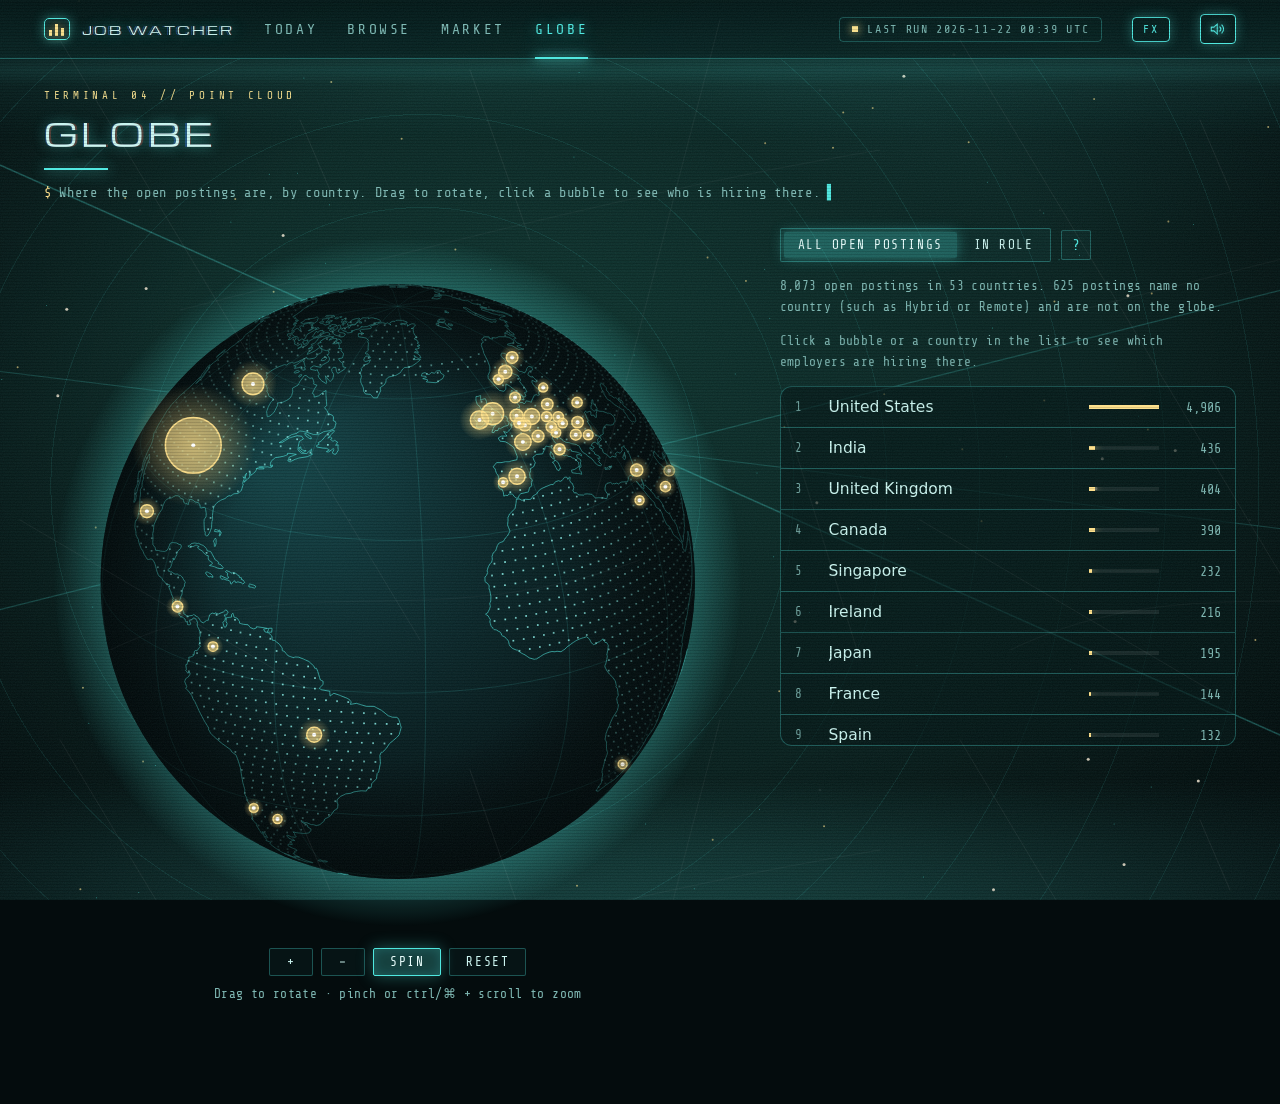
<file: globe.html>
<!doctype html><html lang="en" data-theme="globe"><head><meta charset="utf-8"><meta name="viewport" content="width=device-width,initial-scale=1"><meta name="description" content="An interactive 3D globe of where the open job postings are, by country."><meta name="theme-color" content="#040c0d"><link rel="manifest" href="manifest.webmanifest"><link rel="icon" href="icon-192.png"><link rel="apple-touch-icon" href="icon-192.png"><link rel="preload" href="fonts/share-tech-mono.woff2" as="font" type="font/woff2" crossorigin><link rel="preload" href="fonts/michroma.woff2" as="font" type="font/woff2" crossorigin><link rel="stylesheet" href="app.css">
<script>try{var d=document.documentElement;if(!sessionStorage.getItem("job-watcher-booted")&&!navigator.webdriver&&location.hash.length<2&&!matchMedia("(prefers-reduced-motion: reduce)").matches&&localStorage.getItem("job-watcher-fx")!=="off"){d.classList.add("intro");setTimeout(function(){d.classList.remove("intro")},15000)}}catch(e){}</script><title>Job Watcher: Globe</title></head>
<body><main id="main"><h1>Globe</h1><p class="sub">Loading…</p><div class="skel panel"></div></main>
<script src="sfx.js"></script>
<script src="app.js"></script>
<script src="country.js"></script>
<script src="globe.js"></script>
<script>
const RGB = { all: "255,224,138", role: "255,75,58" };   // cream-yellow bubbles, red for your role, on the shared teal globe
Promise.all([loadData(), fetch("land-110m.json").then(r => { if (!r.ok) throw new Error("map unavailable"); return r.json(); })]).then(([{ rows }, topo]) => {
  const open = rows.filter(r => r.status === "open");
  // Group the open postings by the country read from their location text.
  const by = new Map(); let noCountry = 0;
  for (const r of open) {
    const c = countryOf(r.location);
    if (!c || !COUNTRY_POS[c]) { noCountry++; continue; }
    let g = by.get(c); if (!g) by.set(c, g = { all: 0, role: 0, emp: new Map() });
    g.all++; if (r.in_role) g.role++;
    let e = g.emp.get(r.employer); if (!e) g.emp.set(r.employer, e = { all: 0, role: 0 });
    e.all++; if (r.in_role) e.role++;
  }
  let mode = "all", sel = null;
  const link = (params) => "browse.html#" + new URLSearchParams({ ...params, ...(mode === "all" ? { role: "all" } : {}) });
  document.getElementById("main").innerHTML = `<h1>Globe</h1>
    <p class="sub">Where the open postings are, by country. Drag to rotate, click a bubble to see who is hiring there.</p>
    <div class="globewrap">
      <div class="stage"><canvas id="globe" tabindex="0" role="img" aria-label="Interactive globe of open postings by country. Use the arrow keys to rotate and plus and minus to zoom. The list beside it has the same numbers."></canvas>
        <div class="tip" id="tip" hidden></div>
        <div class="ctrls"><button class="btn" id="zin" type="button" aria-label="Zoom in">+</button><button class="btn" id="zout" type="button" aria-label="Zoom out">−</button><button class="btn" id="spin" type="button" aria-pressed="false">Spin</button><button class="btn" id="reset" type="button">Reset</button></div>
        <p class="meta hint">Drag to rotate · pinch or ctrl/⌘ + scroll to zoom</p></div>
      <aside class="gpanel">
        <div class="segrow"><div class="seg" id="modeSeg"><button class="btn on" id="mAll" type="button">All open postings</button><button class="btn" id="mRole" type="button">In role</button></div>${ROLE_BTN}</div>
        <p class="meta" id="summary"></p>
        <div id="gdetail"></div>
        <ol class="rank" id="rank"></ol>
      </aside>
    </div>`;
  const $ = id => document.getElementById(id), tip = $("tip");
  let pinged = null;   // the marker last pinged, so hovering one marker sounds once
  const globe = createGlobe($("globe"), topo, {
    onHover(m, x, y) {
      if (!m) { tip.hidden = true; pinged = null; return; }
      if (m.name !== pinged) { pinged = m.name; snd.ping(380 + 120 * Math.log10(m.count + 1)); }
      tip.hidden = false; tip.innerHTML = `<b>${esc(m.name)}</b><br>${plural(m.count, "open posting")}`;
      tip.style.left = Math.min(x + 14, $("globe").clientWidth - 150) + "px"; tip.style.top = Math.max(4, y - 10) + "px";
    },
    onSelect(m) { if (m) snd.ping(260, true); choose(m ? m.name : null, false); },
    onSpin(on) { $("spin").classList.toggle("on", on); $("spin").setAttribute("aria-pressed", on); },
  });
  const list = () => [...by].filter(([, g]) => g[mode] > 0).map(([name, g]) => ({ name, lat: COUNTRY_POS[name][0], lon: COUNTRY_POS[name][1], count: g[mode] })).sort((a, b) => b.count - a.count);

  function panel() {
    const L = list(), total = L.reduce((a, m) => a + m.count, 0), max = L.length ? L[0].count : 1;
    $("summary").textContent = `${plural(total, "open posting")} in ${L.length} ${L.length === 1 ? "country" : "countries"}${mode === "role" ? " in your role" : ""}. ${plural(noCountry, "posting")} name no country (such as Hybrid or Remote) and are not on the globe.`;
    $("rank").innerHTML = L.map((m, i) => `<li><button type="button" class="${m.name === sel ? "on" : ""}" data-c="${esc(m.name)}"><span class="rk">${i + 1}</span><span class="nm">${esc(m.name)}</span><span class="bar"><i style="width:${Math.max(2, 100 * m.count / max)}%"></i></span><span class="ct">${m.count.toLocaleString()}</span></button></li>`).join("") || '<li class="meta">Nothing to show yet.</li>';
    const g = sel && by.get(sel);
    if (!g || !g[mode]) { $("gdetail").innerHTML = '<p class="meta">Click a bubble or a country in the list to see which employers are hiring there.</p>'; return; }
    const emps = [...g.emp].filter(([, e]) => e[mode] > 0).sort((a, b) => b[1][mode] - a[1][mode]);
    $("gdetail").innerHTML = `<div class="gsel"><h2>${esc(sel)}</h2>
      <p class="meta">${plural(g.all, "open posting")}, ${g.role.toLocaleString()} in role · ${plural(emps.length, "employer")}</p>
      <a class="btn primary" href="${esc(link({ country: sel }))}">Browse these postings ↗</a>
      <ul class="emps">${emps.slice(0, 8).map(([n, e]) => `<li><a href="${esc(link({ country: sel, employer: n }))}">${esc(n)}</a><span>${e[mode].toLocaleString()}</span></li>`).join("")}</ul>
      ${emps.length > 8 ? `<p class="meta">and ${emps.length - 8} more employers.</p>` : ""}</div>`;
  }
  function choose(name, fly) {
    sel = name; globe.select(name); if (name && fly) globe.focus(name); panel();
    if (name && !fly) globe.setSpin(false);
  }
  function setMode(m) {
    mode = m; $("mAll").classList.toggle("on", m === "all"); $("mRole").classList.toggle("on", m === "role");
    globe.setMarkers(list(), RGB[m]); if (sel && !(by.get(sel) || {})[m]) sel = null; globe.select(sel); panel();
  }
  $("rank").addEventListener("click", e => { const b = e.target.closest("[data-c]"); if (b) choose(b.dataset.c === sel ? null : b.dataset.c, true); });
  $("mAll").onclick = () => setMode("all"); $("mRole").onclick = () => setMode("role");
  $("zin").onclick = () => globe.zoomBy(1.25); $("zout").onclick = () => globe.zoomBy(0.8);
  $("spin").onclick = () => globe.setSpin(!globe.spinning); $("reset").onclick = () => globe.reset();
  $("spin").classList.toggle("on", globe.spinning); $("spin").setAttribute("aria-pressed", globe.spinning);
  setMode("all");
}).catch(showError);
</script></body></html>
</file>
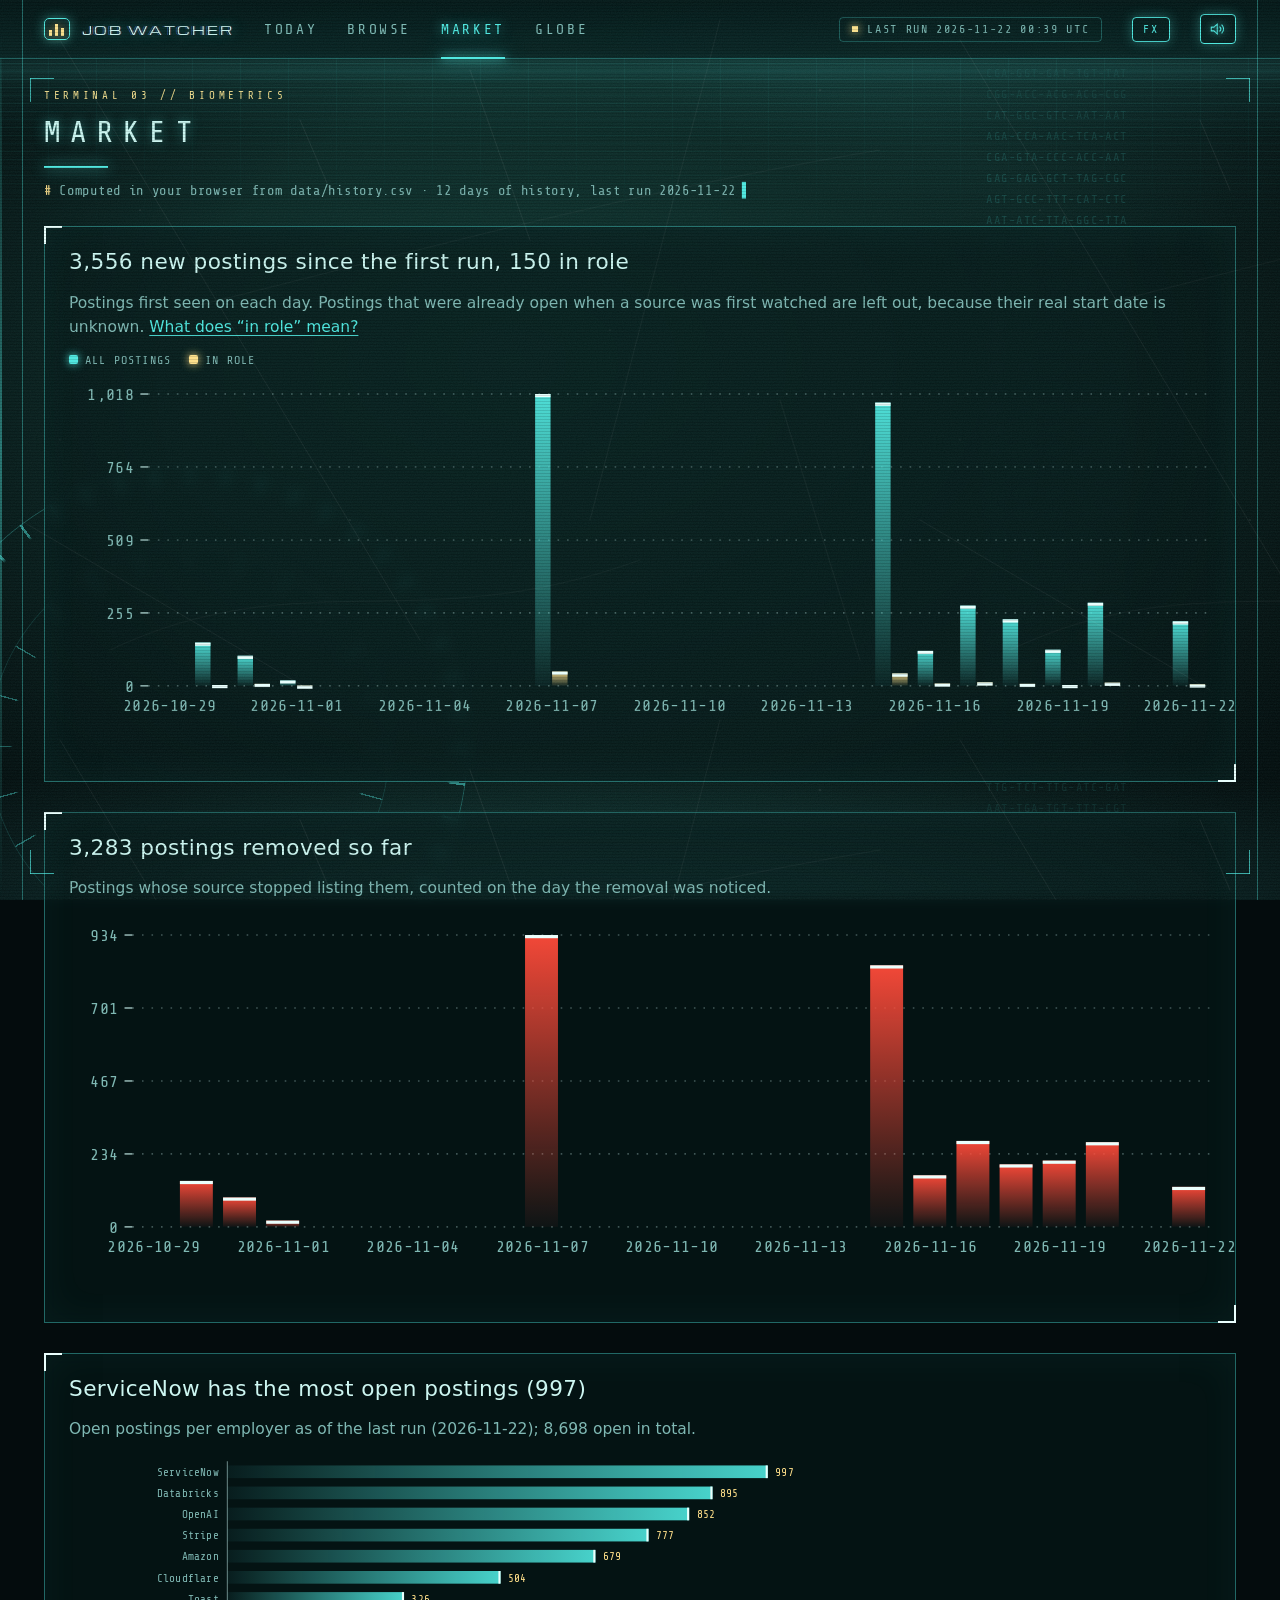
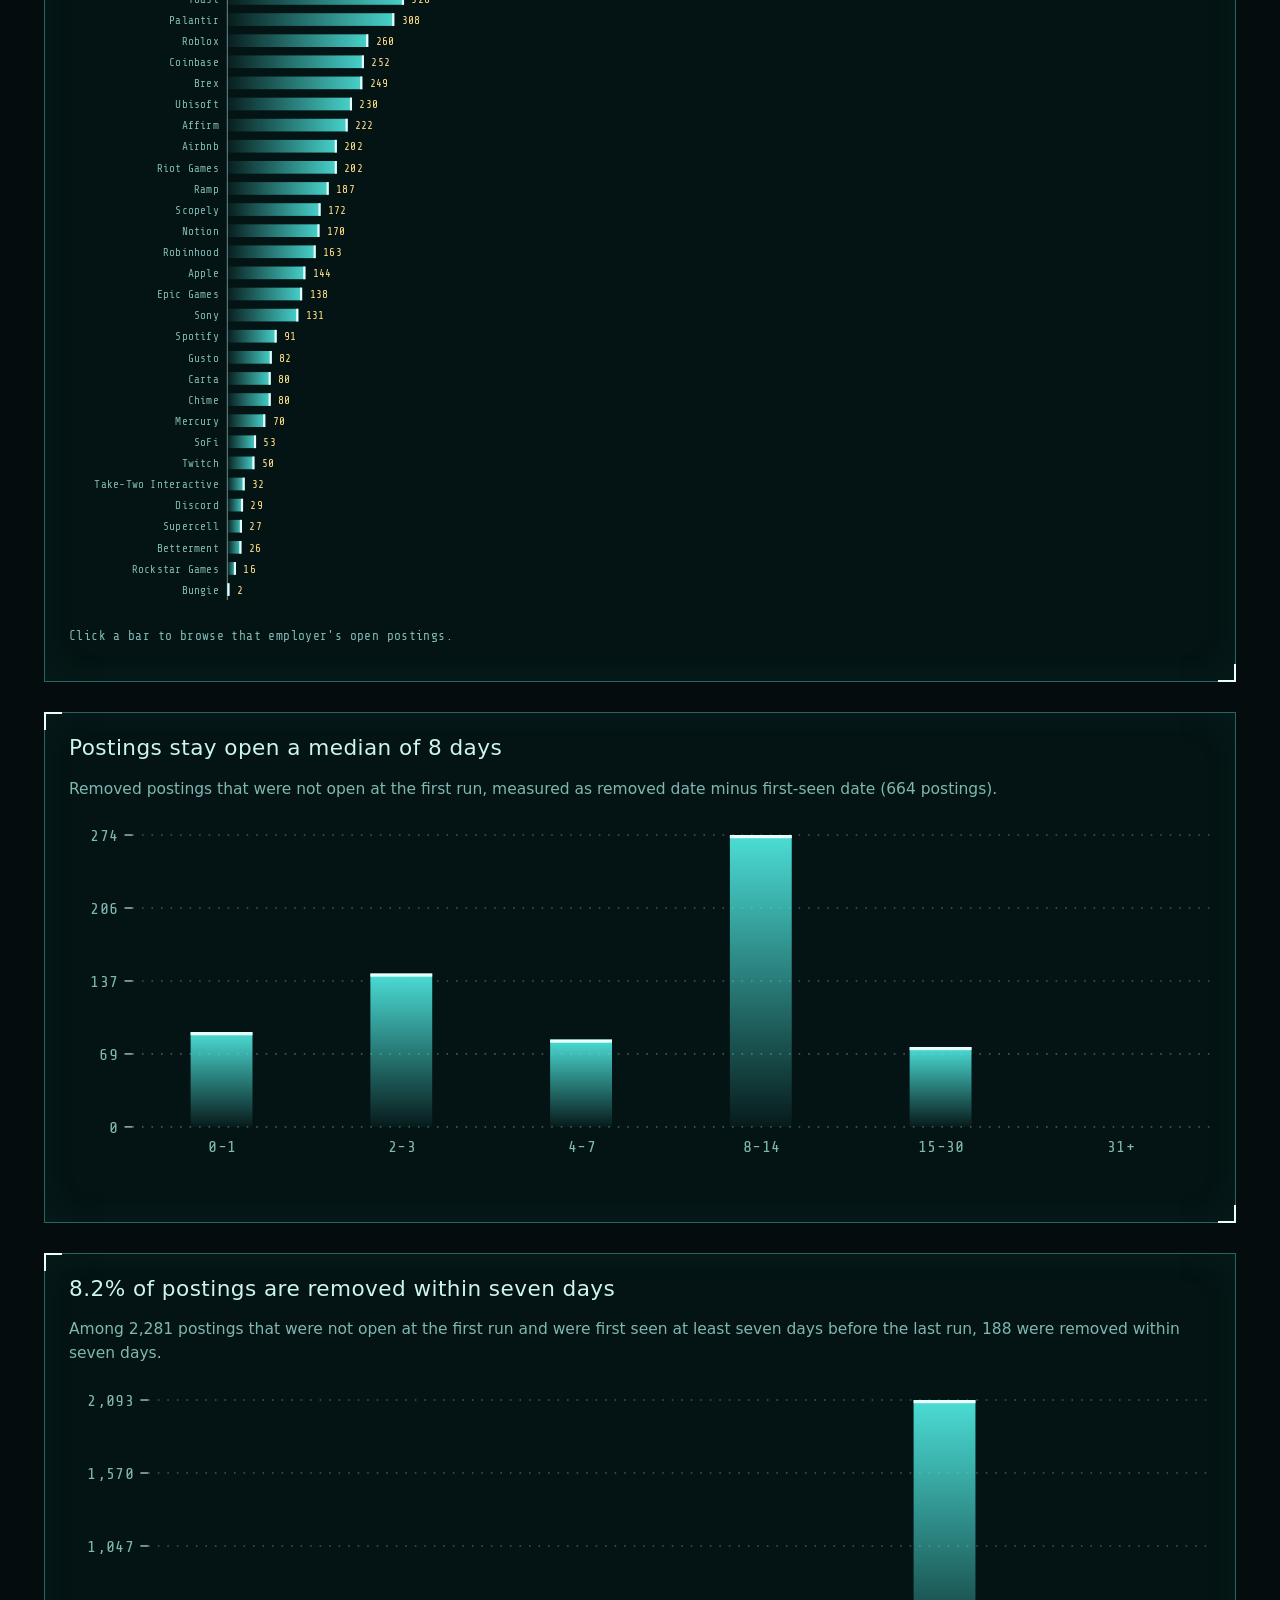
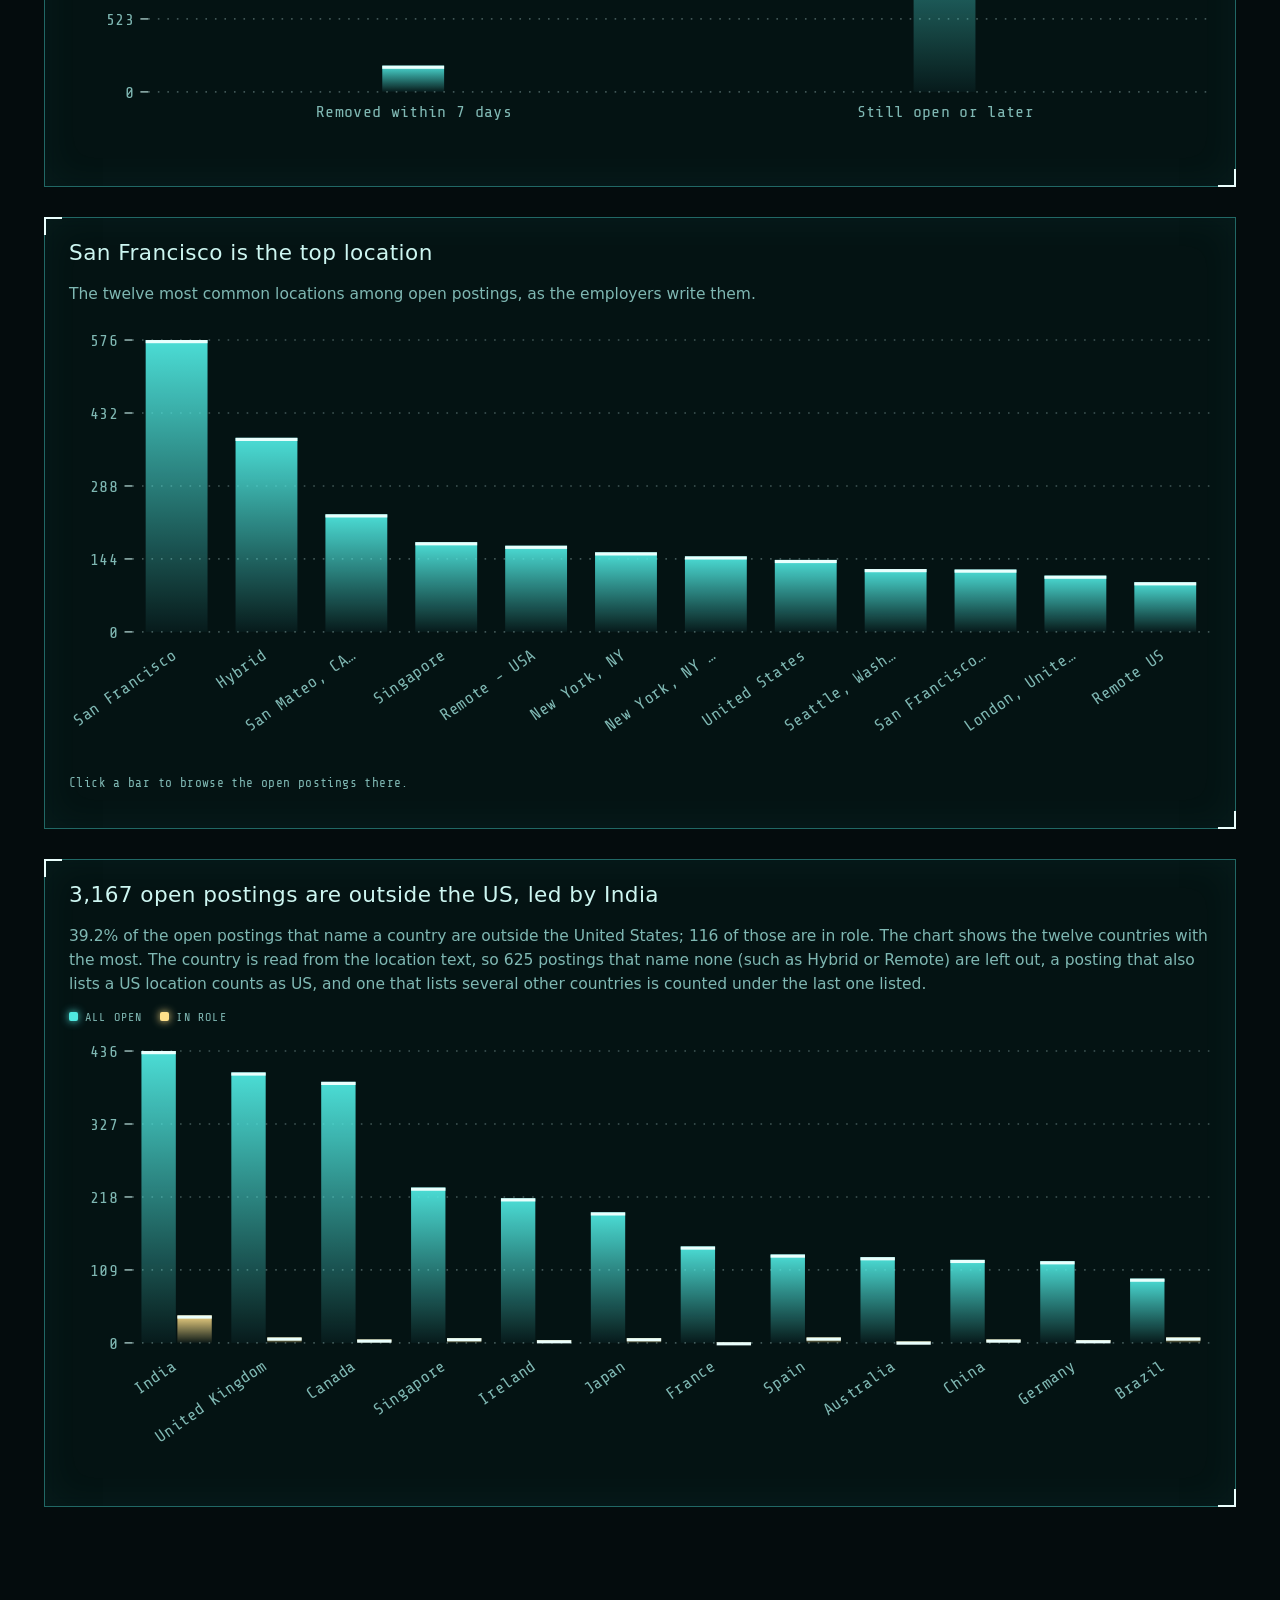
<file: market.html>
<!doctype html><html lang="en" data-theme="market"><head><meta charset="utf-8"><meta name="viewport" content="width=device-width,initial-scale=1"><meta name="description" content="A market report computed in your browser from the posting history: new and removed postings, openings per employer, how long postings stay open, and top locations."><meta name="theme-color" content="#040c0d"><link rel="manifest" href="manifest.webmanifest"><link rel="icon" href="icon-192.png"><link rel="apple-touch-icon" href="icon-192.png"><link rel="preload" href="fonts/share-tech-mono.woff2" as="font" type="font/woff2" crossorigin><link rel="preload" href="fonts/michroma.woff2" as="font" type="font/woff2" crossorigin><link rel="stylesheet" href="app.css">
<script>try{var d=document.documentElement;if(!sessionStorage.getItem("job-watcher-booted")&&!navigator.webdriver&&location.hash.length<2&&!matchMedia("(prefers-reduced-motion: reduce)").matches&&localStorage.getItem("job-watcher-fx")!=="off"){d.classList.add("intro");setTimeout(function(){d.classList.remove("intro")},15000)}}catch(e){}</script><title>Job Watcher: Market</title></head>
<body><main id="main"><h1>Market</h1><p class="sub">Loading…</p><div class="skel panel"></div><div class="skel panel"></div></main>
<script src="sfx.js"></script>
<script src="app.js"></script>
<script src="country.js"></script>
<script>
// chart colors come from this terminal's palette in app.css, so they change with the theme
const cv = n => getComputedStyle(document.documentElement).getPropertyValue(n).trim();
const C = { all: cv("--accent"), role: cv("--gold"), bar: cv("--accent"), bar2: cv("--warn") };
const median = a => { const s = [...a].sort((x, y) => x - y), m = s.length >> 1; return s.length ? (s.length % 2 ? s[m] : (s[m - 1] + s[m]) / 2) : null; };
const dayStr = n => new Date(n * 86400000).toISOString().slice(0, 10);

// Charts in the style of a glass display: each bar fades out downward and ends in a bright cap, the grid is dotted, and the axis has ticks.
let chartSeq = 0;
const CAP = cv("--hi");
const gradients = (id, colors, across) => `<defs>${colors.map((c, j) => `<linearGradient id="${id}-${j}" x1="0" y1="0" x2="${across ? 1 : 0}" y2="${across ? 0 : 1}">` +
  (across ? `<stop offset="0" stop-color="${c}" stop-opacity=".05"/><stop offset="1" stop-color="${c}" stop-opacity=".9"/>` : `<stop offset="0" stop-color="${c}" stop-opacity=".95"/><stop offset="1" stop-color="${c}" stop-opacity=".04"/>`) + "</linearGradient>").join("")}</defs>`;

// Vertical bars; series is [{name,color,values}] aligned with labels. links is optional: one Browse URL per label, and the bar becomes a link.
function barChart(labels, series, fmt = v => v.toLocaleString(), links = null) {
  if (!labels.length) return '<p class="meta">Not enough history yet.</p>';
  // Everything is measured from the data so nothing spills out of the chart: the left margin fits the widest axis number, the labels lie flat
  // when they fit side by side (and tilt only when they do not), and the chart reserves exactly the height the tilted labels need.
  const id = "bc" + (++chartSeq), W = 720, T = 12, CH = 6.3, n = labels.length, k = series.length;   // CH: about one character's width
  const max = Math.max(1, ...series.flatMap(s => s.values));
  const P = series.every(s => s.values.every(v => v === 0)) ? 96 : 184;   // the height of the plot itself; a chart with nothing in it yet is kept short
  const steps = max >= 4 ? 4 : Math.max(1, Math.ceil(max));   // counts are whole numbers, so a small axis ticks 0, 1, 2, 3
  const L = Math.max(40, Math.ceil(fmt(max).length * CH) + 18);
  const slot = (W - L) / n, bw = Math.max(2, Math.min(40, slot * 0.8 / k));
  const every = Math.ceil(n / 12), maxLen = Math.max(14, Math.floor(slot / 6.5));
  const text = labels.map(lb => (lb.length > maxLen ? lb.slice(0, maxLen - 1) + "…" : lb));
  const longest = Math.max(...text.filter((_, i) => i % every === 0).map(s => s.length));
  const flat = longest * CH + 10 <= slot * every;
  const B = flat ? 32 : Math.ceil(14 + longest * CH * 0.574 + 10), H = T + P + B;
  let out = `<svg class="chart" viewBox="0 0 ${W} ${H}" role="img">` + gradients(id, series.map(s => s.color), false);
  for (let i = 0; i <= steps; i++) {
    const y = T + P * (1 - i / steps);
    out += `<line x1="${L}" x2="${W}" y1="${y}" y2="${y}" stroke="currentColor" stroke-opacity=".3" stroke-dasharray="1 5"/><line x1="${L - 5}" x2="${L}" y1="${y}" y2="${y}" stroke="currentColor" stroke-opacity=".7"/>` +
      `<text x="${L - 9}" y="${y + 4}" text-anchor="end">${fmt(Math.round(max * i / steps))}</text>`;
  }
  labels.forEach((lb, i) => {
    const x0 = L + i * slot + (slot - bw * k) / 2;
    if (links) out += `<a href="${esc(links[i])}"><rect class="hit" fill="transparent" x="${L + i * slot}" y="${T}" width="${slot}" height="${P}"><title>${esc(lb)}: ${series[0].values[i].toLocaleString()} (click to browse these postings)</title></rect>`;
    series.forEach((s, j) => {
      const h = P * s.values[i] / max, y = T + P - h;
      out += `<rect x="${x0 + j * bw}" y="${y}" width="${bw - 1}" height="${h}" fill="url(#${id}-${j})"><title>${esc(lb)}: ${s.values[i]}</title></rect>`;
      if (h > 0) out += `<rect x="${x0 + j * bw}" y="${y}" width="${bw - 1}" height="2" fill="${CAP}" style="pointer-events:none"/>`;
    });
    if (links) out += "</a>";
    if (i % every === 0) {
      const cx = L + i * slot + slot / 2, cy = T + P + 16;
      out += flat ? `<text x="${cx}" y="${cy}" text-anchor="middle">${esc(text[i])}</text>`
                  : `<text x="${cx}" y="${cy}" text-anchor="end" transform="rotate(-35 ${cx} ${cy})">${esc(text[i])}</text>`;
    }
  });
  const legend = k > 1 ? `<div class="legend">${series.map(s => `<span><i style="background:${s.color};color:${s.color}"></i>${esc(s.name)}</span>`).join("")}</div>` : "";
  return legend + out + "</svg>";
}
const browseUrl = params => "browse.html#" + new URLSearchParams({ ...params, role: "all" });
// Horizontal bars with every label shown, for a long list such as the employers. links is optional, one Browse URL per row.
function hbarChart(labels, values, color, links = null) {
  if (!labels.length) return '<p class="meta">Not enough history yet.</p>';
  const id = "hc" + (++chartSeq), W = 720, L = 150, R = 58, rowH = 20, T = 4, H = T * 2 + rowH * labels.length, max = Math.max(1, ...values), pw = W - L - R;
  let out = `<svg class="chart hbar" viewBox="0 0 ${W} ${H}" role="img">` + gradients(id, [color], true) + `<line x1="${L}" x2="${L}" y1="${T}" y2="${H - T}" stroke="currentColor" stroke-opacity=".5"/>`;
  labels.forEach((lb, i) => {
    const y = T + i * rowH, w = Math.max(2, pw * values[i] / max), ty = y + rowH / 2 + 4;
    const row = `<rect class="hit" fill="transparent" x="0" y="${y}" width="${W}" height="${rowH}"><title>${esc(lb)}: ${values[i].toLocaleString()}${links ? " (click to browse these postings)" : ""}</title></rect>` +
      `<text x="${L - 8}" y="${ty}" text-anchor="end">${esc(lb.length > 22 ? lb.slice(0, 21) + "…" : lb)}</text>` +
      `<rect x="${L}" y="${y + 4}" width="${w}" height="${rowH - 8}" fill="url(#${id}-0)"/><rect x="${L + w - 2}" y="${y + 4}" width="2" height="${rowH - 8}" fill="${CAP}" style="pointer-events:none"/>` +
      `<text x="${L + w + 7}" y="${ty}" style="fill:var(--gold)">${values[i].toLocaleString()}</text>`;
    out += links ? `<a href="${esc(links[i])}">${row}</a>` : row;
  });
  return out + "</svg>";
}
const tally = (rs, key) => rs.reduce((m, r) => (m.set(r[key], (m.get(r[key]) || 0) + 1), m), new Map());
const section = (h, p, chart) => `<div class="section"><h2>${h}</h2><p>${p}</p>${chart}</div>`;

loadData().then(({ rows, status }) => {
  const last = lastRunDate(status), lastN = dayNum(last), first = status.first_run_date;
  const watched = status.days_with_success;
  const fresh = rows.filter(r => !r.first_run);
  // Axis of every date from the first run to the last run so quiet days show as zero.
  const days = []; for (let d = dayNum(first); d <= lastN; d++) days.push(dayStr(d));
  const perDay = (rs, key) => { const m = tally(rs, key); return days.map(d => m.get(d) || 0); };

  // 1 new per day
  const newAll = perDay(fresh, "first_seen"), newRole = perDay(fresh.filter(r => r.in_role), "first_seen");
  const s1 = section(
    `${plural(newAll.reduce((a, b) => a + b, 0), "new posting")} since the first run, ${newRole.reduce((a, b) => a + b, 0)} in role`,
    `Postings first seen on each day. Postings that were already open when a source was first watched are left out, because their real start date is unknown. <button class="linkbtn" type="button" data-rolehelp>What does “in role” mean?</button>`,
    barChart(days, [{ name: "All postings", color: C.all, values: newAll }, { name: "In role", color: C.role, values: newRole }]));

  // 2 removed per day
  const gone = rows.filter(r => r.removed_date);
  const rem = perDay(gone, "removed_date");
  const s2 = section(`${plural(gone.length, "posting")} removed so far`,
    "Postings whose source stopped listing them, counted on the day the removal was noticed.",
    barChart(days, [{ name: "Removed", color: C.bar2, values: rem }]));

  // 3 open per employer
  const open = rows.filter(r => r.status === "open");
  const byEmp = [...tally(open, "employer")].sort((a, b) => b[1] - a[1]);
  const s3 = section(`${byEmp.length ? esc(byEmp[0][0]) : "No employer"} has the most open postings${byEmp.length ? " (" + byEmp[0][1].toLocaleString() + ")" : ""}`,
    `Open postings per employer as of the last run (${esc(last)}); ${open.length.toLocaleString()} open in total.`,
    hbarChart(byEmp.map(e => e[0]), byEmp.map(e => e[1]), C.bar, byEmp.map(e => browseUrl({ employer: e[0] }))) +
    '<p class="meta">Click a bar to browse that employer\'s open postings.</p>');

  // 4 days open, 5 share removed within seven days
  const spans = gone.filter(r => !r.first_run).map(r => dayNum(r.removed_date) - dayNum(r.first_seen));
  const med = median(spans);
  const buckets = [["0-1", 0, 1], ["2-3", 2, 3], ["4-7", 4, 7], ["8-14", 8, 14], ["15-30", 15, 30], ["31+", 31, 1e9]];
  const s4 = section(med === null ? "No removed postings with a known start date yet" : `Postings stay open a median of ${med} ${med === 1 ? "day" : "days"}`,
    `Removed postings that were not open at the first run, measured as removed date minus first-seen date (${plural(spans.length, "posting")}).`,
    (spans.length ? "" : '<p class="meta">Nothing to chart yet. This fills in as postings first seen after the first run get removed.</p>') + barChart(buckets.map(b => b[0]), [{ name: "Postings", color: C.bar, values: buckets.map(([, lo, hi]) => spans.filter(v => v >= lo && v <= hi).length) }]));
  const eligible = fresh.filter(r => lastN - dayNum(r.first_seen) >= 7);
  const fast = eligible.filter(r => r.removed_date && dayNum(r.removed_date) - dayNum(r.first_seen) <= 7);
  const share = eligible.length ? fast.length / eligible.length : null;
  const s5 = section(share === null ? "Not enough history for the seven-day share yet" : `${(share * 100).toFixed(1)}% of postings are removed within seven days`,
    `Among ${plural(eligible.length, "posting")} that were not open at the first run and were first seen at least seven days before the last run, ${fast.length.toLocaleString()} were removed within seven days.`,
    (share === null ? `<p class="meta">Nothing to chart yet. This needs a posting first seen after the first run that is at least seven days old, so it fills in from ${dayStr(dayNum(first) + 8)} on.</p>` : "") + barChart(["Removed within 7 days", "Still open or later"], [{ name: "Postings", color: C.bar, values: [fast.length, eligible.length - fast.length] }]));

  // 6 top locations among open
  const locs = [...tally(open.filter(r => r.location), "location")].sort((a, b) => b[1] - a[1]).slice(0, 12);
  const s6 = section(locs.length ? `${esc(locs[0][0])} is the top location` : "No locations yet",
    "The twelve most common locations among open postings, as the employers write them.",
    barChart(locs.map(l => l[0]), [{ name: "Open", color: C.bar, values: locs.map(l => l[1]) }], undefined, locs.map(l => browseUrl({ location: l[0] }))) +
    '<p class="meta">Click a bar to browse the open postings there.</p>');

  // 7 (extra) open postings outside the US. The country is read from the location text by country.js.
  const placed = open.map(r => ({ country: countryOf(r.location), in_role: r.in_role }));
  const abroad = placed.filter(x => x.country && x.country !== "United States");
  const noCountry = placed.filter(x => !x.country).length, inUS = placed.length - noCountry - abroad.length;
  const abroadAll = tally(abroad, "country"), abroadRole = tally(abroad.filter(x => x.in_role), "country");
  const topAbroad = [...abroadAll].sort((a, b) => b[1] - a[1]).slice(0, 12);
  const s7 = section(topAbroad.length ? `${plural(abroad.length, "open posting")} are outside the US, led by ${esc(topAbroad[0][0])}` : "No open postings outside the US yet",
    `${(abroad.length / Math.max(1, abroad.length + inUS) * 100).toFixed(1)}% of the open postings that name a country are outside the United States; ${abroad.filter(x => x.in_role).length.toLocaleString()} of those are in role. The chart shows the twelve countries with the most. The country is read from the location text, so ${plural(noCountry, "posting")} that name none (such as Hybrid or Remote) are left out, a posting that also lists a US location counts as US, and one that lists several other countries is counted under the last one listed.`,
    barChart(topAbroad.map(e => e[0]), [{ name: "All open", color: C.bar, values: topAbroad.map(e => e[1]) }, { name: "In role", color: C.role, values: topAbroad.map(e => abroadRole.get(e[0]) || 0) }]));

  document.getElementById("main").innerHTML = `<h1>Market</h1>
    <p class="sub">Computed in your browser from data/history.csv · ${watched} days of history, last run ${esc(last)}</p>${s1}${s2}${s3}${s4}${s5}${s6}${s7}`;
  // a column of code scrolling by behind the windows, like the sequence readout on a lab screen (decoration only)
  const dna = document.createElement("div"); dna.className = "dna"; dna.setAttribute("aria-hidden", "true");
  let seed = 2049; const rnd = () => (seed = (seed * 1103515245 + 12345) & 0x7fffffff) / 0x7fffffff;
  const code = Array.from({ length: 90 }, () => Array.from({ length: 5 }, () => [0, 1, 2].map(() => "ACGT"[Math.floor(rnd() * 4)]).join("")).join("-")).join("\n");
  dna.innerHTML = `<div class="dna-in">${code}\n${code}</div>`;   // twice, so the column can scroll without a seam
  document.body.appendChild(dna);
}).catch(showError);
</script></body></html>
</file>
<file: app.css>
/* One look for all four pages, after the cold glass-screen interfaces in Blade Runner 2049: a deep teal-green night seen through a
   dirty display (grain, scratches, a vignette and a bright bottom edge), a rounded HUD bezel with ruler ticks down both sides, a
   faint diamond lattice at the top, cyan hairlines and glow, cream-yellow for the values that matter, red-orange for alerts, wide
   techno numerals and small monospace labels. */
@font-face { font-family: "Share Tech Mono"; src: url("fonts/share-tech-mono.woff2") format("woff2"); font-weight: 400; font-style: normal; font-display: swap; }
@font-face { font-family: "Michroma"; src: url("fonts/michroma.woff2") format("woff2"); font-weight: 400; font-style: normal; font-display: swap; }
:root {
  /* the default terminal (Today); each page sets its own through <html data-theme="...">, see the end of this file */
  --rgb: 79, 232, 224; --grgb: 255, 224, 138; --wrgb: 255, 75, 58; --shade: 5, 24, 24;
  --accent: rgb(var(--rgb)); --accent-hi: #7ff2ea; --on-accent: #031514; --hi: #eafffd; --gold: rgb(var(--grgb)); --warn: rgb(var(--wrgb)); --good: var(--accent); --orange: #ff9f3a;
  --ink: #cdf6f1; --muted: #7fb8b3; --dim: #6fa19d;
  --bg: #040c0d; --bg1: #0f3530; --bg2: #0a2321; --bg3: #051211;
  --glass: rgba(var(--shade), .66); --glass2: rgba(var(--rgb), .10); --line: rgba(var(--rgb), .3);
  --font: "Helvetica Neue", "Inter", system-ui, -apple-system, "Segoe UI", Roboto, sans-serif;
  --mono: "Share Tech Mono", ui-monospace, "SF Mono", Menlo, Consolas, monospace;
  --display: "Michroma", "Share Tech Mono", ui-monospace, Menlo, Consolas, monospace;
  --focus: 0 0 0 1px var(--accent), 0 0 18px rgba(var(--rgb), .6);
  --glow: 0 0 12px rgba(var(--rgb), .55), 1.5px 0 0 rgba(255, 70, 50, .32), -1.5px 0 0 rgba(60, 110, 255, .35), 9px 0 18px rgba(var(--rgb), .16);
  --lattice: none;
}
* { box-sizing: border-box; }
html { color-scheme: dark; }
body {
  margin: 0; min-height: 100vh; color: var(--ink); background: var(--bg);
  font: 400 15.5px/1.55 var(--font); -webkit-font-smoothing: antialiased;
}
/* the screen: a bright edge along the bottom, cold bloom top right, the teal-green glass itself, and a dark vignette over it all */
body::before {
  content: ""; position: fixed; inset: 0; z-index: -1; pointer-events: none;
  background:
    radial-gradient(ellipse at 50% 46%, transparent 52%, rgba(0, 6, 8, .72) 100%),
    linear-gradient(0deg, rgba(var(--rgb), .26), transparent 120px),
    radial-gradient(900px 520px at 90% -10%, rgba(var(--rgb), .16), transparent 65%),
    radial-gradient(1100px 700px at 40% 40%, var(--bg1) 0%, var(--bg2) 50%, var(--bg3) 100%);
}
/* dirty glass: scanlines, fine grain, and a tile of hairline scratches, faint enough that text stays crisp */
body::after {
  content: ""; position: fixed; inset: 0; z-index: 1000; pointer-events: none; opacity: .55;
  background:
    repeating-linear-gradient(0deg, rgba(0, 0, 0, .22) 0 1px, transparent 1px 3px),
    url("data:image/svg+xml;utf8,%3Csvg xmlns='http://www.w3.org/2000/svg' width='900' height='700'%3E%3Cg fill='none' stroke='white' stroke-linecap='round'%3E%3Cpath d='M60 40L420 640' stroke-opacity='.11'/%3E%3Cpath d='M720 20L590 520' stroke-opacity='.09'/%3E%3Cpath d='M180 310C420 250 640 190 880 150' stroke-opacity='.08'/%3E%3Cpath d='M20 520L310 690' stroke-opacity='.1'/%3E%3Cpath d='M470 70L530 240' stroke-opacity='.12'/%3E%3Cpath d='M110 650C300 560 420 640 640 560' stroke-opacity='.07'/%3E%3Cpath d='M780 400L860 660' stroke-opacity='.09'/%3E%3Cpath d='M300 120L330 190' stroke-opacity='.13'/%3E%3C/g%3E%3Cg fill='white'%3E%3Ccircle cx='140' cy='210' r='1.1' fill-opacity='.14'/%3E%3Ccircle cx='610' cy='330' r='.9' fill-opacity='.12'/%3E%3Ccircle cx='820' cy='90' r='1.3' fill-opacity='.12'/%3E%3Ccircle cx='350' cy='520' r='1' fill-opacity='.13'/%3E%3Ccircle cx='60' cy='440' r='.8' fill-opacity='.12'/%3E%3C/g%3E%3C/svg%3E") 0 0 / 900px 700px,
    url("data:image/svg+xml;utf8,%3Csvg xmlns='http://www.w3.org/2000/svg' width='180' height='180'%3E%3Cfilter id='n'%3E%3CfeTurbulence type='fractalNoise' baseFrequency='.85' numOctaves='2' stitchTiles='stitch'/%3E%3CfeColorMatrix values='0 0 0 0 .6 0 0 0 0 1 0 0 0 0 .95 0 0 0 .6 0'/%3E%3C/filter%3E%3Crect width='100%25' height='100%25' filter='url(%23n)' opacity='.18'/%3E%3C/svg%3E");
}
/* the HUD bezel around the screen, with ruler ticks down both sides */
html::before {
  content: ""; position: fixed; inset: 8px; z-index: 999; pointer-events: none; border-radius: 24px;
  border: 1px solid rgba(var(--rgb), .5); outline: 1px solid rgba(var(--rgb), .13); outline-offset: 5px;
  box-shadow: inset 0 0 60px rgba(var(--rgb), .1), 0 0 22px rgba(var(--rgb), .16);
}
html::after {
  content: ""; position: fixed; top: 96px; bottom: 70px; left: 14px; right: 14px; z-index: 999; pointer-events: none;
  background:
    repeating-linear-gradient(180deg, rgba(var(--rgb), .6) 0 1px, transparent 1px 26px) left top / 15px 100% no-repeat,
    repeating-linear-gradient(180deg, rgba(var(--rgb), .6) 0 1px, transparent 1px 26px) right top / 15px 100% no-repeat;
}

@keyframes cursor { 50% { opacity: 0; } }
@keyframes blink { 0%, 86%, 100% { opacity: 1; } 91% { opacity: .25; } }
@media (prefers-reduced-motion: reduce) { * { animation: none !important; transition: none !important; } }

[hidden] { display: none !important; }
a { color: var(--accent); }
header.nav { position: sticky; top: 0; z-index: 10; backdrop-filter: blur(12px) saturate(1.2); -webkit-backdrop-filter: blur(12px) saturate(1.2);
  background: rgba(var(--shade), .86); border-bottom: 1px solid var(--line); }
/* the diamond lattice that hangs under the top edge and fades out */
header.nav::after { content: ""; position: absolute; left: 0; right: 0; top: 100%; height: 190px; pointer-events: none; opacity: .55; background: var(--lattice);
  -webkit-mask-image: linear-gradient(#000, transparent); mask-image: linear-gradient(#000, transparent); }
header.nav .in { max-width: 1320px; margin: 0 auto; padding: 14px 44px; display: flex; align-items: center; gap: 30px; }
header.nav .brand { display: flex; align-items: center; gap: 12px; color: var(--ink); text-decoration: none; font: 400 .78rem var(--display); letter-spacing: .16em; text-transform: uppercase; text-shadow: var(--glow); }
header.nav .logo { width: 26px; height: 22px; border: 1px solid var(--accent); border-radius: 5px; position: relative; box-shadow: 0 0 12px rgba(var(--rgb), .45), inset 0 0 8px rgba(var(--rgb), .2); }
header.nav .logo::after { content: ""; position: absolute; left: 4px; bottom: 3px; width: 16px; height: 13px;
  background: linear-gradient(var(--gold), var(--gold)) 0 100% / 3px 6px no-repeat, linear-gradient(var(--gold), var(--gold)) 6px 100% / 3px 12px no-repeat, linear-gradient(var(--gold), var(--gold)) 12px 100% / 3px 8px no-repeat; filter: drop-shadow(0 0 4px rgba(var(--grgb), .7)); }
header.nav a.link { position: relative; color: var(--muted); text-decoration: none; font: 400 .92rem var(--mono); letter-spacing: .18em; text-transform: uppercase; padding: 6px 0; transition: color .15s; }
header.nav a.link:hover, header.nav a.link:focus-visible { color: var(--ink); outline: none; }
header.nav a.link.on { color: var(--accent); text-shadow: 0 0 12px rgba(var(--rgb), .7); }
header.nav a.link.on::after { content: ""; position: absolute; left: 0; right: 0; bottom: -15px; height: 2px; background: var(--accent); box-shadow: 0 0 10px var(--accent), 0 0 22px var(--accent); }
header.nav .navchip { margin-left: auto; font: 400 .74rem var(--mono); letter-spacing: .14em; text-transform: uppercase; color: var(--muted); border: 1px solid var(--line); border-radius: 4px; padding: 5px 12px; white-space: nowrap; }
header.nav .navchip::before { content: ""; display: inline-block; width: 6px; height: 6px; margin-right: 9px; background: var(--gold); box-shadow: 0 0 8px var(--gold); animation: blink 3.2s infinite; vertical-align: 1px; }
header.nav .navchip:empty { display: none; }

main { max-width: 1320px; margin: 0 auto; padding: 30px 44px 100px; }
h1, h2, h3 { line-height: 1.2; margin: 0; }
h1 { font: 400 clamp(1.35rem, 3.2vw, 2rem)/1.2 var(--display); letter-spacing: .1em; text-transform: uppercase; text-shadow: var(--glow); }
@keyframes glitch { 0%, 91%, 100% { transform: none; } 92% { transform: translate(3px, 0) skewX(-7deg); text-shadow: -5px 0 rgba(255, 60, 50, .75), 5px 0 rgba(60, 120, 255, .75); } 94% { transform: translate(-2px, 0); text-shadow: 3px 0 rgba(255, 60, 50, .6), -3px 0 rgba(60, 120, 255, .6); } 96% { transform: none; } }
h1 { animation: glitch 11s infinite; }
h1::after { content: ""; display: block; width: 64px; height: 2px; margin-top: 16px; background: var(--accent); box-shadow: 0 0 14px var(--accent); }
h2 { font-weight: 300; font-size: 1.35rem; letter-spacing: .02em; }
.sub { color: var(--muted); margin: 14px 0 28px; font: 400 .86rem var(--mono); letter-spacing: .05em; }
.sub::before { content: "// "; color: var(--gold); }
.meta { color: var(--muted); font: 400 .8rem var(--mono); letter-spacing: .03em; line-height: 1.6; }
.count { font: 400 .78rem var(--mono); letter-spacing: .08em; color: var(--gold); border: 1px solid rgba(var(--grgb), .5); border-radius: 4px; padding: 2px 10px; margin-left: 12px; vertical-align: middle; }

/* tiles */
.tile { position: relative; display: block; color: inherit; text-decoration: none; background: var(--glass); border: 1px solid var(--line); border-radius: 10px; padding: 18px 20px;
  box-shadow: inset 0 0 28px rgba(var(--rgb), .05); backdrop-filter: blur(6px); -webkit-backdrop-filter: blur(6px); transition: border-color .2s, background .2s, box-shadow .2s; }
.tile:hover, .tile:focus-visible { background: var(--glass2); border-color: var(--accent); box-shadow: inset 0 0 28px rgba(var(--rgb), .08), 0 0 26px rgba(var(--rgb), .22); outline: none; z-index: 2; }
.grid { display: grid; gap: 16px; grid-template-columns: repeat(auto-fit, minmax(210px, 1fr)); margin: 0 0 34px; }
.stat { padding: 20px 22px; min-height: 140px; display: flex; flex-direction: column; justify-content: flex-end; }
.stat .n { font: 400 2.1rem/1.1 var(--display); letter-spacing: -.01em; color: var(--hi); text-shadow: var(--glow); }
.stat .l { color: var(--muted); margin-top: 12px; font: 400 .74rem var(--mono); letter-spacing: .16em; text-transform: uppercase; }
.stat .d { color: var(--muted); font: 400 .74rem var(--mono); letter-spacing: .06em; margin-top: 6px; }
.stat.hot .n { color: var(--good); }
.stat.cold .n { color: var(--warn); text-shadow: 0 0 14px rgba(var(--wrgb), .6), 1.5px 0 0 rgba(255, 210, 60, .3), -1.5px 0 0 rgba(60, 110, 255, .3), 9px 0 18px rgba(var(--wrgb), .2); }
.tiles { display: grid; gap: 14px; grid-template-columns: repeat(auto-fill, minmax(290px, 1fr)); }
.post { display: flex; gap: 14px; align-items: center; backdrop-filter: none; -webkit-backdrop-filter: none; background: rgba(var(--shade), .82); }  /* a blur layer per tile is too heavy for 1,000 tiles */
.post:hover, .post:focus-visible { background: var(--glass2); }
.post .body { min-width: 0; flex: 1; }
.post .ttl { font-weight: 500; line-height: 1.3; display: -webkit-box; -webkit-line-clamp: 2; -webkit-box-orient: vertical; overflow: hidden; }
.mono { position: relative; flex: none; width: 44px; height: 44px; display: grid; place-items: center; font: 400 1.15rem var(--mono); color: var(--accent); border-radius: 8px;
  background: rgba(var(--rgb), .07); border: 1px solid rgba(var(--rgb), .4); }
.mono.big { width: 62px; height: 62px; font-size: 1.6rem; border-radius: 10px; }
.mono b { font-weight: 400; }
.mono.has-logo { background: #dff6f3; border-color: rgba(205, 246, 241, .7); box-shadow: 0 0 16px rgba(var(--rgb), .22); }
.mono.has-logo b { visibility: hidden; }
.mono img { position: absolute; inset: 17%; width: 66%; height: 66%; object-fit: contain; }
.mono.big img { inset: 15%; width: 70%; height: 70%; }
.tag { display: inline-block; font: 400 .66rem var(--mono); letter-spacing: .12em; text-transform: uppercase; color: var(--good); background: rgba(var(--rgb), .08);
  border: 1px solid rgba(var(--rgb), .5); border-radius: 3px; padding: 1px 8px; margin-right: 6px; vertical-align: 1px; }
.tag.alt { color: var(--gold); background: rgba(var(--grgb), .08); border-color: rgba(var(--grgb), .55); }
.tag.dim { color: var(--muted); background: none; border-color: var(--line); }
.tag.warn { color: var(--warn); background: rgba(var(--wrgb), .09); border-color: rgba(var(--wrgb), .65); }
.tag.status { color: var(--orange); background: rgba(255, 159, 58, .09); border-color: rgba(255, 159, 58, .6); }

/* panels (Today lists, Market sections) */
.section { background: var(--glass); border: 1px solid var(--line); border-radius: 14px; padding: 22px 24px; margin: 0 0 30px; box-shadow: inset 0 0 40px rgba(var(--rgb), .05);
  backdrop-filter: blur(6px); -webkit-backdrop-filter: blur(6px); }
.section > h2 { margin-bottom: 12px; }
.section.bare { background: none; border: 0; border-radius: 0; box-shadow: none; padding: 0; backdrop-filter: none; -webkit-backdrop-filter: none; }
.section.bare > h2 { margin-bottom: 16px; }
.section p { color: var(--muted); }
.pills { display: flex; flex-wrap: wrap; gap: 8px; }
.pill { display: inline-flex; align-items: center; gap: 9px; font: 400 .76rem var(--mono); letter-spacing: .08em; text-transform: uppercase; padding: 5px 12px; border: 1px solid var(--line); border-radius: 4px; background: rgba(var(--rgb), .04); }
.pill::before { content: ""; width: 6px; height: 6px; background: var(--good); box-shadow: 0 0 8px var(--good); }
.pill.bad { border-color: var(--warn); color: var(--warn); } .pill.bad::before { background: var(--warn); box-shadow: 0 0 8px var(--warn); }
svg.chart { width: 100%; height: auto; display: block; color: var(--ink); margin: 8px 0 22px; overflow: visible; }
svg.chart text { fill: var(--muted); font: 10.5px var(--mono); letter-spacing: .02em; }
svg.chart rect { transition: opacity .15s; } svg.chart rect:hover { opacity: .8; }
.legend { display: flex; gap: 18px; font: 400 .74rem var(--mono); letter-spacing: .1em; text-transform: uppercase; color: var(--muted); }
.legend i { display: inline-block; width: 9px; height: 9px; border-radius: 2px; margin-right: 7px; box-shadow: 0 0 8px currentColor; }
.offline { display: none; background: var(--gold); color: #1a1500; padding: 6px 16px; text-align: center; font: 400 .8rem var(--mono); letter-spacing: .1em; text-transform: uppercase; }
.card { background: var(--glass); border: 1px solid var(--line); border-radius: 12px; padding: 16px 20px; }

/* buttons and fields */
.btn, input, select, textarea { font: inherit; color: var(--ink); }
.btn { display: inline-flex; align-items: center; justify-content: center; gap: 8px; border: 1px solid var(--line); border-radius: 5px; background: rgba(var(--rgb), .04);
  padding: 9px 18px; font: 400 .8rem var(--mono); letter-spacing: .12em; text-transform: uppercase; text-decoration: none; cursor: pointer;
  transition: background .15s, border-color .15s, color .15s, box-shadow .15s; white-space: nowrap; }
.btn:hover { border-color: var(--accent); color: var(--accent); background: rgba(var(--rgb), .1); box-shadow: 0 0 14px rgba(var(--rgb), .22); }
.btn:focus-visible, .star:focus-visible, select:focus-visible { outline: none; box-shadow: var(--focus); }
.btn.on { background: rgba(var(--rgb), .24); color: var(--hi); border-color: var(--accent); box-shadow: 0 0 16px rgba(var(--rgb), .35), inset 0 0 12px rgba(var(--rgb), .2); }
.btn.primary { background: var(--accent); color: var(--on-accent); border-color: var(--accent); padding: 12px 26px; font-size: .86rem; box-shadow: 0 0 22px rgba(var(--rgb), .4); }
.btn.on:hover { color: #fff; }
.btn.primary:hover { background: var(--accent-hi); color: var(--on-accent); box-shadow: 0 0 34px rgba(var(--rgb), .7); }
select { appearance: none; -webkit-appearance: none; border: 1px solid var(--line); border-radius: 5px; font: 400 .8rem var(--mono); letter-spacing: .1em; text-transform: uppercase;
  background: rgba(var(--rgb), .04) url("data:image/svg+xml,%3Csvg xmlns='http://www.w3.org/2000/svg' width='12' height='8'%3E%3Cpath d='M1 1l5 5 5-5' fill='none' stroke='%23cfe9e6' stroke-width='1.5'/%3E%3C/svg%3E") no-repeat right 14px center;
  padding: 9px 36px 9px 16px; cursor: pointer; max-width: 100%; }
select:hover { border-color: var(--accent); }
select option { background: var(--bg2); color: var(--ink); }
.star { background: none; border: 0; font-size: 1.45rem; line-height: 1; padding: 6px; color: var(--dim); cursor: pointer; transition: transform .15s, color .15s; }
.star:hover { color: var(--accent); transform: scale(1.15); }
.star.on { color: var(--gold); text-shadow: 0 0 14px rgba(var(--grgb), .75); }

/* Browse: search bar, filter chips, results list and detail pane */
.searchbar { display: flex; align-items: center; background: rgba(0, 8, 9, .45); border: 1px solid var(--line); border-radius: 12px; padding: 6px 6px 6px 8px; transition: border-color .2s, box-shadow .2s; }
.searchbar:focus-within { border-color: var(--accent); box-shadow: var(--focus); }
.searchbar .field { flex: 1; display: flex; align-items: center; gap: 10px; padding: 0 16px; min-width: 0; }
.searchbar .field + .field { border-left: 1px solid var(--line); }
.searchbar .ico { color: var(--accent); flex: none; }
.searchbar input { flex: 1; min-width: 0; background: none; border: 0; padding: 10px 0; font-size: 1.02rem; outline: none; }
.searchbar input::placeholder { color: var(--dim); font: 400 .9rem var(--mono); letter-spacing: .08em; text-transform: uppercase; }
.filters { display: flex; flex-wrap: wrap; gap: 10px; margin: 16px 0 6px; align-items: center; }
.seg { display: inline-flex; gap: 3px; padding: 3px; border: 1px solid var(--line); border-radius: 8px; background: rgba(var(--rgb), .04); }
.seg .btn { border: 0; background: none; padding: 6px 14px; box-shadow: none; }
.seg .btn.on { background: rgba(var(--rgb), .26); box-shadow: 0 0 14px rgba(var(--rgb), .35); }
#starBtn.on { background: rgba(var(--grgb), .2); border-color: var(--gold); color: var(--gold); box-shadow: 0 0 16px rgba(var(--grgb), .35); }
.resultsbar { color: var(--muted); margin: 14px 2px 14px; font: 400 .82rem var(--mono); letter-spacing: .1em; text-transform: uppercase; }
.split { display: grid; grid-template-columns: minmax(340px, 5fr) 7fr; gap: 24px; align-items: start; }
.results { display: flex; flex-direction: column; gap: 8px; min-width: 0; }
.job { display: flex; gap: 14px; align-items: center; padding: 14px 16px 14px 18px; background: var(--glass); border: 1px solid var(--line); border-radius: 10px; cursor: pointer;
  transition: border-color .18s, background .18s, box-shadow .18s; }
.job:hover { background: var(--glass2); border-color: rgba(var(--rgb), .6); }
.job:focus-visible, .job.sel { outline: none; background: var(--glass2); border-color: var(--accent); box-shadow: inset 3px 0 0 var(--accent), 0 0 24px rgba(var(--rgb), .2); z-index: 1; }
.job .body { flex: 1; min-width: 0; }
.job .ttl { font-weight: 500; font-size: 1.02rem; line-height: 1.3; }
.job .side { display: flex; flex-direction: column; align-items: flex-end; gap: 6px; }
.job .apply { font: 400 .76rem var(--mono); letter-spacing: .1em; text-transform: uppercase; color: var(--accent); text-decoration: none; white-space: nowrap; }
.job .apply:hover { text-decoration: underline; }
.detail { position: sticky; top: 76px; max-height: calc(100vh - 96px); overflow: auto; background: rgba(var(--shade), .84); border: 1px solid rgba(var(--rgb), .4); border-radius: 16px; padding: 30px 32px;
  backdrop-filter: blur(10px); -webkit-backdrop-filter: blur(10px); box-shadow: inset 0 0 50px rgba(var(--rgb), .06), 0 0 40px rgba(var(--rgb), .08); }
.detail .dhead { display: flex; gap: 18px; align-items: center; margin-bottom: 18px; }
.detail .dtitle { font-weight: 300; font-size: clamp(1.4rem, 2.4vw, 2rem); letter-spacing: .01em; line-height: 1.2; }
.detail .badges { display: flex; flex-wrap: wrap; gap: 6px; margin-bottom: 22px; }
.detail .actions { display: flex; flex-wrap: wrap; gap: 12px; margin-bottom: 26px; }
.detail dl { display: grid; grid-template-columns: max-content 1fr; gap: 10px 26px; margin: 0 0 20px; padding-top: 20px; border-top: 1px solid var(--line); }
.detail dt { color: var(--muted); font: 400 .74rem var(--mono); letter-spacing: .14em; text-transform: uppercase; padding-top: 3px; } .detail dd { margin: 0; word-break: break-word; }
.detail .back { display: none; margin-bottom: 18px; }
.detail .note { color: var(--muted); font-size: .92rem; margin: -10px 0 24px; }
.empty { text-align: center; color: var(--muted); padding: 60px 20px; border: 1px dashed var(--line); border-radius: 12px; }
.more { text-align: center; margin: 16px 0 0; }

/* loading skeletons */
.skel { min-height: 96px; border: 1px solid var(--line); border-radius: 12px; pointer-events: none;
  background: linear-gradient(100deg, var(--glass) 30%, rgba(var(--rgb), .12) 50%, var(--glass) 70%) 0 0 / 220% 100%; animation: shimmer 1.6s linear infinite; }
.skel.tall { min-height: 140px; } .skel.panel { min-height: 280px; margin-bottom: 30px; }
@keyframes shimmer { from { background-position: 120% 0; } to { background-position: -120% 0; } }

/* collapsed lists on Today: every posting is in the page, the first rows show until "Show all" */
.tiles.collapsed { max-height: 340px; overflow: hidden; -webkit-mask-image: linear-gradient(#000 62%, transparent); mask-image: linear-gradient(#000 62%, transparent); }
.section.bare .more { margin: 14px 0 0; }
.listbar { display: flex; flex-wrap: wrap; gap: 12px; align-items: center; margin: 0 0 22px; }

/* Browse extras */
.seg.off { opacity: .4; pointer-events: none; }
.filters .extra { display: contents; }
.filtertoggle { display: none; }
.filtertoggle .n { background: var(--accent); color: var(--on-accent); border-radius: 3px; font-size: .74rem; padding: 0 6px; min-width: 20px; text-align: center; }
.filtertoggle .n:empty { display: none; }
.job .gone { font-size: .85rem; color: var(--warn); }
.btn.ghost { background: rgba(var(--rgb), .04); color: var(--ink); border-color: var(--line); box-shadow: none; }
.btn.ghost.primary:hover { background: rgba(var(--rgb), .12); color: var(--accent); border-color: var(--accent); }
.btn.chip { padding: 3px 12px; font-size: .74rem; margin-left: 10px; }

/* Today: change since yesterday, and source pills that filter the lists */
.stat.hot .d, .stat.cold .d { color: var(--muted); }
button.pill { color: var(--ink); cursor: pointer; transition: background .15s, border-color .15s, box-shadow .15s; }
button.pill:hover { background: var(--glass2); border-color: rgba(var(--rgb), .7); }
button.pill:focus-visible { outline: none; box-shadow: var(--focus); }
button.pill.on { background: rgba(var(--rgb), .26); color: #fff; border-color: var(--accent); box-shadow: 0 0 22px rgba(var(--rgb), .55), inset 0 0 12px rgba(var(--rgb), .25); }
button.pill.on::before { background: var(--gold); box-shadow: 0 0 8px var(--gold); }
.pills.filtering .pill:not(.on) { opacity: .4; } .pills.filtering .pill:not(.on):hover { opacity: 1; }
button.pill.bad { color: var(--warn); } button.pill.bad.on { color: #fff; background: rgba(var(--wrgb), .3); border-color: var(--warn); box-shadow: 0 0 22px rgba(var(--wrgb), .55); }
.pill .d { font-size: .7rem; color: var(--muted); } .pill.on .d { color: var(--gold); }
.srcnote { display: flex; align-items: center; gap: 12px; flex-wrap: wrap; color: var(--muted); margin: 0 0 14px; font: 400 .8rem var(--mono); letter-spacing: .06em; text-transform: uppercase; }
.srcnote .btn { padding: 4px 12px; font-size: .72rem; }

/* Browse: shortlist tracking */
.resultsbar { display: flex; align-items: center; justify-content: space-between; gap: 12px; flex-wrap: wrap; }
.resultsbar .tools { display: inline-flex; gap: 10px; align-items: center; }
.resultsbar .tools select { padding: 6px 34px 6px 12px; }
.resultsbar .tools .btn { padding: 6px 14px; }
.resultsbar .tools .btn:disabled { opacity: .4; cursor: default; }
.track { border: 1px solid var(--line); border-radius: 12px; background: rgba(var(--rgb), .04); padding: 16px 18px; margin: 0 0 22px; }
.track h3 { font: 400 .82rem var(--mono); letter-spacing: .16em; text-transform: uppercase; color: var(--gold); margin-bottom: 12px; }
.track label { display: block; color: var(--muted); font: 400 .72rem var(--mono); letter-spacing: .14em; text-transform: uppercase; margin-bottom: 12px; }
.track select { display: block; width: 100%; margin-top: 5px; padding: 8px 36px 8px 12px; }
.track textarea { display: block; width: 100%; margin-top: 5px; resize: vertical; font: 400 .95rem var(--font); letter-spacing: 0; text-transform: none; color: var(--ink); background: rgba(0, 8, 9, .4); border: 1px solid var(--line); border-radius: 8px; padding: 10px 14px; }
.track textarea:focus-visible { outline: none; border-color: var(--accent); box-shadow: var(--focus); }
.track .meta { margin: 0; }

/* chart rows and columns that link to Browse */
svg.chart a { cursor: pointer; }
svg.chart a:hover .hit { fill: rgba(var(--rgb), .1); }
svg.chart a:hover text { fill: var(--accent); }
svg.chart.hbar { max-width: 760px; }

/* "What does in role mean?" */
button.info { flex: none; width: 30px; height: 30px; border: 1px solid var(--line); border-radius: 6px; background: rgba(var(--rgb), .04); color: var(--accent); font: 400 .95rem var(--mono); cursor: pointer; display: inline-grid; place-items: center; padding: 0; transition: border-color .15s, box-shadow .15s; }
button.info:hover { border-color: var(--accent); box-shadow: 0 0 14px rgba(var(--rgb), .4); } button.info:focus-visible { outline: none; box-shadow: var(--focus); }
button.linkbtn { font: inherit; color: var(--accent); background: none; border: 0; padding: 0; cursor: pointer; text-decoration: underline; text-underline-offset: 3px; }
button.linkbtn:hover { color: var(--ink); } button.linkbtn:focus-visible { outline: none; box-shadow: var(--focus); border-radius: 4px; }
dialog#roleDialog { max-width: min(600px, calc(100vw - 32px)); padding: 26px 28px; color: var(--ink); background: var(--bg2); border: 1px solid var(--accent); border-radius: 16px; box-shadow: 0 0 60px rgba(var(--rgb), .25), 0 30px 90px rgba(0, 0, 0, .7), inset 0 0 40px rgba(var(--rgb), .06); }
dialog#roleDialog::backdrop { background: rgba(1, 6, 7, .78); backdrop-filter: blur(5px); -webkit-backdrop-filter: blur(5px); }
#roleDialog h2 { font: 400 1.05rem var(--display); margin-bottom: 14px; letter-spacing: .08em; text-transform: uppercase; text-shadow: var(--glow); }
#roleDialog p { margin: 0 0 12px; } #roleDialog ol { margin: 0 0 14px; padding-left: 22px; } #roleDialog li { margin-bottom: 8px; }
#roleDialog .eg { border: 1px solid var(--line); border-radius: 10px; background: rgba(var(--rgb), .04); padding: 12px 16px 2px; margin: 0 0 14px; }
#roleDialog .yes b { color: var(--good); } #roleDialog .no b { color: var(--warn); }
#roleDialog .actions { margin: 16px 0 0; text-align: right; }

/* Globe page */
.globewrap { display: grid; grid-template-columns: minmax(0, 1.55fr) minmax(300px, 1fr); gap: 28px; align-items: start; }
.stage { position: relative; display: flex; flex-direction: column; align-items: center; min-width: 0; }
.stage canvas { display: block; cursor: grab; touch-action: none; border-radius: 50%; }
.stage canvas:focus-visible { outline: none; box-shadow: var(--focus); }
.stage .tip { position: absolute; pointer-events: none; z-index: 3; background: rgba(var(--shade), .94); border: 1px solid var(--accent); border-radius: 6px; padding: 8px 12px; font: 400 .78rem var(--mono); letter-spacing: .06em; text-transform: uppercase; line-height: 1.45; white-space: nowrap; box-shadow: 0 0 16px rgba(var(--rgb), .3); }
.stage .ctrls { display: flex; gap: 8px; margin-top: 12px; flex-wrap: wrap; justify-content: center; }
.stage .ctrls .btn { padding: 6px 16px; min-width: 44px; }
.stage .hint { margin: 8px 0 0; text-align: center; }
.gpanel { min-width: 0; display: flex; flex-direction: column; gap: 14px; }
.gpanel .seg { align-self: flex-start; }
.gpanel .meta { margin: 0; }
.gpanel .segrow { display: flex; align-items: center; gap: 10px; }
.gsel { border: 1px solid rgba(var(--rgb), .45); border-radius: 14px; background: var(--glass); padding: 16px 18px; box-shadow: inset 0 0 36px rgba(var(--rgb), .06); }
.gsel h2 { font: 400 1rem var(--display); margin-bottom: 6px; letter-spacing: .08em; text-transform: uppercase; text-shadow: var(--glow); }
.gsel .btn.primary { margin: 12px 0 8px; padding: 9px 20px; font-size: .78rem; }
.emps { list-style: none; margin: 8px 0 0; padding: 0; }
.emps li { display: flex; justify-content: space-between; gap: 12px; padding: 5px 0; border-top: 1px solid var(--line); font-size: .92rem; }
.emps a { color: var(--ink); text-decoration: none; } .emps a:hover { color: var(--accent); text-decoration: underline; }
.emps span { color: var(--gold); font-family: var(--mono); }
.rank { list-style: none; margin: 0; padding: 0; max-height: 360px; overflow-y: auto; border: 1px solid var(--line); border-radius: 12px; background: var(--glass); }
.rank button { display: grid; grid-template-columns: 26px minmax(0, 1fr) 70px 54px; gap: 8px; align-items: center; width: 100%; text-align: left; font: inherit; color: var(--ink); background: none; border: 0; border-bottom: 1px solid var(--line); padding: 8px 14px; cursor: pointer; }
.rank li:last-child button { border-bottom: 0; }
.rank button:hover { background: var(--glass2); } .rank button:focus-visible { outline: none; box-shadow: inset 0 0 0 1px var(--accent); }
.rank button.on { background: rgba(var(--rgb), .16); box-shadow: inset 3px 0 0 var(--accent); }
.rank .rk { color: var(--dim); font: 400 .78rem var(--mono); } .rank .nm { overflow: hidden; text-overflow: ellipsis; white-space: nowrap; } .rank .ct { text-align: right; color: var(--muted); font: 400 .84rem var(--mono); }
.rank .bar { height: 4px; background: rgba(255, 255, 255, .08); overflow: hidden; } .rank .bar i { display: block; height: 100%; background: var(--gold); box-shadow: 0 0 8px var(--gold); }

@media (max-width: 900px) {
  html::before { inset: 4px; border-radius: 16px; outline: 0; }
  html::after { display: none; }
  main { padding: 18px 16px 80px; }
  header.nav .in { padding: 12px 16px; gap: 16px; }
  header.nav a.link { letter-spacing: .1em; font-size: .8rem; }
  header.nav .brand span, header.nav .navchip { display: none; }
  .filters .extra { display: none; width: 100%; flex-wrap: wrap; gap: 10px; }
  .filters.open .extra { display: flex; }
  .filters .extra select { flex: 1 1 150px; }
  .filtertoggle { display: inline-flex; }
  .tiles.collapsed { max-height: 300px; }
  .split { grid-template-columns: 1fr; }
  .detail { display: none; }
  body.show-detail .detail { display: block; position: fixed; inset: 0; z-index: 30; max-height: none; border-radius: 0; padding: 20px 18px 40px;
    background: linear-gradient(0deg, rgba(var(--rgb), .22), transparent 120px), var(--bg2); backdrop-filter: none; -webkit-backdrop-filter: none; overflow: auto; }
  body.show-detail { overflow: hidden; }
  body.show-detail .detail .back { display: inline-flex; }
  .searchbar { flex-direction: column; padding: 8px; align-items: stretch; }
  .searchbar .field { padding: 2px 12px; } .searchbar .field + .field { border-left: 0; border-top: 1px solid var(--line); }
  .searchbar .btn { margin-top: 6px; }
  .tiles { grid-template-columns: 1fr; }
  .grid { grid-template-columns: repeat(2, 1fr); }
  .stat .n { font-size: 1.3rem; }
  .globewrap { grid-template-columns: minmax(0, 1fr); }
}

/* ---------- the terminals: each page is its own screen, set by <html data-theme="...">. They differ in shape, pattern, motion and sound, and share ONE palette (the tokens in :root), as the course outline asks for one set of colors. ---------- */
/* a boot label, a prompt and a blinking cursor, the same on every terminal */
h1::before { display: block; margin-bottom: 12px; font: 400 .68rem var(--mono); letter-spacing: .34em; text-transform: uppercase; color: var(--gold); text-shadow: none; }
.sub::after { content: "▍"; margin-left: 6px; color: var(--accent); animation: cursor 1.1s steps(1) infinite; }

/* TERMINAL 01 // RADAR (Today): a HUD bezel and a diamond lattice */
html[data-theme="today"] { --lattice: repeating-linear-gradient(45deg, rgba(var(--rgb), .34) 0 1px, transparent 1px 30px), repeating-linear-gradient(-45deg, rgba(var(--rgb), .34) 0 1px, transparent 1px 30px); }
html[data-theme="today"] h1::before { content: "Terminal 01 // Radar"; }
html[data-theme="today"] .sub::before { content: "// "; }
html[data-theme="today"]::after { display: none; }

/* TERMINAL 02 // MONITOR (Browse): ruler ticks down both sides, a column grid, numbered records */
html[data-theme="browse"] { --lattice: repeating-linear-gradient(90deg, rgba(var(--rgb), .3) 0 1px, transparent 1px 120px), repeating-linear-gradient(0deg, rgba(var(--rgb), .14) 0 1px, transparent 1px 14px); }
html[data-theme="browse"] h1::before { content: "Terminal 02 // Monitor"; }
html[data-theme="browse"] .sub::before { content: "> "; }
html[data-theme="browse"] h1::after { width: 120px; }
html[data-theme="browse"] .job { border-radius: 6px; border-left: 3px solid rgba(var(--rgb), .5); }
html[data-theme="browse"] .detail, html[data-theme="browse"] .searchbar, html[data-theme="browse"] .track { border-radius: 8px; }
html[data-theme="browse"] .btn, html[data-theme="browse"] select, html[data-theme="browse"] .seg, html[data-theme="browse"] .tag { border-radius: 3px; }
html[data-theme="browse"]::before { border-radius: 14px; }
/* every result is a numbered record in an archive (the Denabase, a database of microfiche and cards) */
html[data-theme="browse"] .results { counter-reset: rec; }
html[data-theme="browse"] .job { counter-increment: rec; position: relative; }
html[data-theme="browse"] .job::before { content: "REC " counter(rec); position: absolute; top: 3px; left: 22px; font: 400 .56rem var(--mono); letter-spacing: .2em; color: var(--dim); }
html[data-theme="browse"] .job.skel::before { display: none; }
html[data-theme="browse"] #count::before { content: "QUERY › "; color: var(--gold); }

/* TERMINAL 03 // BIOMETRICS (Market): square bracketed windows, pipe lines, crop marks and a column of code */
html[data-theme="market"] { --lattice: repeating-linear-gradient(0deg, rgba(var(--rgb), .16) 0 1px, transparent 1px 8px), repeating-linear-gradient(90deg, rgba(var(--rgb), .1) 0 1px, transparent 1px 48px); }
html[data-theme="market"] h1 { font-family: var(--mono); font-size: clamp(1.5rem, 3vw, 1.9rem); letter-spacing: .34em; text-shadow: 0 0 12px rgba(var(--rgb), .5); }
html[data-theme="market"] h1::before { content: "Terminal 03 // Biometrics"; }
html[data-theme="market"] .sub::before { content: "# "; }
html[data-theme="market"]::before { inset: 0 22px; border-radius: 0; border: 0; border-left: 1px solid rgba(var(--rgb), .38); border-right: 1px solid rgba(var(--rgb), .38); outline: 0; box-shadow: none; }
html[data-theme="market"]::after { inset: 78px 30px 26px; top: 78px; bottom: 26px; left: 30px; right: 30px; --c: rgba(var(--rgb), .7);
  background:
    linear-gradient(var(--c), var(--c)) 0 0 / 24px 1px no-repeat, linear-gradient(var(--c), var(--c)) 0 0 / 1px 24px no-repeat,
    linear-gradient(var(--c), var(--c)) 100% 0 / 24px 1px no-repeat, linear-gradient(var(--c), var(--c)) 100% 0 / 1px 24px no-repeat,
    linear-gradient(var(--c), var(--c)) 0 100% / 24px 1px no-repeat, linear-gradient(var(--c), var(--c)) 0 100% / 1px 24px no-repeat,
    linear-gradient(var(--c), var(--c)) 100% 100% / 24px 1px no-repeat, linear-gradient(var(--c), var(--c)) 100% 100% / 1px 24px no-repeat; }
html[data-theme="market"] .section:not(.bare) { position: relative; border-radius: 0; border-color: rgba(var(--rgb), .4); }
html[data-theme="market"] .section:not(.bare)::before, html[data-theme="market"] .section:not(.bare)::after { content: ""; position: absolute; width: 16px; height: 16px; border: 0 solid var(--hi); pointer-events: none; }
html[data-theme="market"] .section:not(.bare)::before { top: -1px; left: -1px; border-top-width: 2px; border-left-width: 2px; }
html[data-theme="market"] .section:not(.bare)::after { bottom: -1px; right: -1px; border-bottom-width: 2px; border-right-width: 2px; }
html[data-theme="market"] .btn, html[data-theme="market"] button.linkbtn { border-radius: 0; }
.dna { position: fixed; top: 0; bottom: 0; right: 7vw; width: 17em; z-index: 0; pointer-events: none; overflow: hidden; white-space: pre; font: 400 12px/1.75 var(--mono); letter-spacing: .12em; color: rgba(var(--rgb), .17);
  -webkit-mask-image: linear-gradient(transparent, #000 18%, #000 82%, transparent); mask-image: linear-gradient(transparent, #000 18%, #000 82%, transparent); }
main { position: relative; z-index: 1; }

/* TERMINAL 04 // POINT CLOUD (Globe): radar rings and beams behind the globe */
html[data-theme="globe"] { --lattice: none; }
html[data-theme="globe"] h1::before { content: "Terminal 04 // Point cloud"; }
html[data-theme="globe"] .sub::before { content: "$ "; }
html[data-theme="globe"]::before { display: none; }
html[data-theme="globe"]::after { inset: 0; top: 0; bottom: 0; left: 0; right: 0; z-index: 0;
  background:
    repeating-radial-gradient(circle at 33% 54%, transparent 0 92px, rgba(var(--rgb), .09) 92px 93px),
    linear-gradient(24deg, transparent 49.9%, rgba(var(--rgb), .34) 50%, transparent 50.1%),
    linear-gradient(-14deg, transparent 49.9%, rgba(var(--rgb), .24) 50%, transparent 50.1%),
    linear-gradient(7deg, transparent 49.9%, rgba(var(--rgb), .2) 50%, transparent 50.1%); }
html[data-theme="globe"] .btn, html[data-theme="globe"] button.info, html[data-theme="globe"] .seg { border-radius: 2px; }
html[data-theme="globe"] .stage .tip { border-radius: 2px; }

@media (max-width: 900px) {
  html[data-theme="market"]::before, html[data-theme="market"]::after, html[data-theme="globe"]::after, .dna { display: none; }
}

/* ---------- screen effects (switched by the FX button; off for reduced motion) ---------- */
/* small flickers of the text itself, each element on its own beat */
@keyframes jit { 0%, 100% { translate: 0 0; } 7% { translate: .8px 0; } 8% { translate: 0 0; } 33% { translate: 0 -.7px; } 34% { translate: 0 0; } 61% { translate: -.9px .5px; } 62% { translate: 0 0; } 87% { translate: .6px 0; } 88% { translate: 0 0; } }
.stat .n, .navchip, header.nav .brand, .count, header.nav a.link.on { animation: jit 5.3s steps(1) infinite; }
.stat:nth-child(2) .n { animation-duration: 6.1s; animation-delay: -1.3s; } .stat:nth-child(3) .n { animation-duration: 4.7s; animation-delay: -2.4s; } .stat:nth-child(4) .n { animation-duration: 7.3s; animation-delay: -.6s; }
.navchip { animation-duration: 8.9s; } header.nav .brand { animation-duration: 11s; } .count { animation-duration: 6.7s; animation-delay: -3s; }
h1 { animation: glitch 11s infinite, jit 4.3s steps(1) infinite; }
/* a tear: one element jumps sideways with a red and blue split, then snaps back */
@keyframes tear { 0% { transform: translate(-4px, 0) skewX(2deg); text-shadow: -4px 0 rgba(255, 60, 50, .85), 4px 0 rgba(60, 120, 255, .85); } 30% { transform: translate(5px, 0); } 55% { transform: translate(-2px, 1px) skewX(-1.5deg); text-shadow: 3px 0 rgba(255, 60, 50, .7), -3px 0 rgba(60, 120, 255, .7); } 80% { transform: translate(1px, 0); } 100% { transform: none; } }
.fx-glitch { animation: tear .24s steps(1) 1 !important; }
/* a quick jolt when something is hovered */
@keyframes jolt { 0% { transform: translate(-2px, 0); text-shadow: -2px 0 rgba(255, 60, 50, .7), 2px 0 rgba(60, 120, 255, .7); } 50% { transform: translate(2px, 0); } 100% { transform: none; } }
.tile.post:hover, .job:hover, .btn:hover, button.pill:hover, .rank button:hover { animation: jolt .18s steps(2) 1; }
/* a band of light rolls slowly down the screen, like a camera catching the display's refresh */
.fx-roll { position: fixed; left: 0; right: 0; top: 0; height: 140px; z-index: 998; pointer-events: none;
  background: linear-gradient(180deg, transparent, rgba(var(--rgb), .05) 38%, rgba(var(--rgb), .13) 50%, rgba(var(--rgb), .05) 62%, transparent); animation: roll 9s linear infinite; }
@keyframes roll { from { transform: translateY(-160px); } to { transform: translateY(100vh); } }
/* leaving a page: the picture collapses to a line, then the next terminal boots */
@keyframes poweroff { 0% { transform: none; opacity: 1; } 65% { transform: scaleY(.012); opacity: 1; } 100% { transform: scale(0, .012); opacity: 0; } }
html.switching main { animation: poweroff .23s ease-in forwards; }
/* a bright line where the picture collapsed, like a tube switching off */
.fx-off { position: fixed; left: 0; right: 0; top: 45vh; height: 3px; z-index: 1001; pointer-events: none; opacity: 0; background: var(--hi);
  box-shadow: 0 0 14px 3px rgba(var(--rgb), .9), 0 0 40px 8px rgba(var(--rgb), .5); animation: line .23s ease-out forwards; }
@keyframes line { 0% { opacity: 0; transform: scaleX(.1); } 55% { opacity: 1; transform: scaleX(1); } 100% { opacity: 0; transform: scaleX(.02); } }
/* the code column on Market scrolls by */
.dna-in { animation: dna 90s linear infinite; }
@keyframes dna { from { transform: translateY(0); } to { transform: translateY(-50%); } }
/* the FX switch */
.fxbtn { font: 400 .72rem var(--mono); letter-spacing: .16em; color: var(--muted); background: none; border: 1px solid var(--line); border-radius: 4px; padding: 5px 10px; cursor: pointer; }
.fxbtn.on { color: var(--accent); border-color: var(--accent); box-shadow: 0 0 12px rgba(var(--rgb), .35); }
.fxbtn:hover { color: var(--ink); } .fxbtn:focus-visible { outline: none; box-shadow: var(--focus); }
.fxbtn[hidden] { display: none; }
/* off: nothing moves or flashes */
html.no-fx *, html.no-fx *::before, html.no-fx *::after { animation: none !important; }
html.no-fx .fx-roll { display: none; }
@media (max-width: 900px) { .fx-roll, .fxbtn { display: none; } }

/* the speaker icon (sound on or off) */
.fxbtn.icon { display: inline-grid; place-items: center; padding: 5px 8px; line-height: 0; }
#sndbtn svg { overflow: visible; }
#sndbtn.on svg { filter: drop-shadow(0 0 4px rgba(var(--rgb), .85)); }
#sndbtn .x { display: none; stroke: var(--warn); }
#sndbtn:not(.on) .x { display: inline; }
#sndbtn:not(.on) .w1, #sndbtn:not(.on) .w2 { display: none; }
#sndbtn.on .w2 { animation: wave 2.4s steps(1) infinite; }
@keyframes wave { 0%, 100% { opacity: 1; } 50% { opacity: .25; } }

/* decorative labels are not read aloud (a later declaration with empty alt text; browsers that do not know the syntax ignore it and keep the line above) */
html[data-theme="today"] h1::before { content: "Terminal 01 // Radar" / ""; }
html[data-theme="browse"] h1::before { content: "Terminal 02 // Monitor" / ""; }
html[data-theme="market"] h1::before { content: "Terminal 03 // Biometrics" / ""; }
html[data-theme="globe"] h1::before { content: "Terminal 04 // Point cloud" / ""; }
html[data-theme="today"] .sub::before { content: "// " / ""; }
html[data-theme="browse"] .sub::before { content: "> " / ""; }
html[data-theme="market"] .sub::before { content: "# " / ""; }
html[data-theme="globe"] .sub::before { content: "$ " / ""; }
.sub::after { content: "▍" / ""; }
html[data-theme="browse"] .job::before { content: "REC " counter(rec) / ""; }
html[data-theme="browse"] #count::before { content: "QUERY › " / ""; }

/* ---------- startup: the dead monitor ---------- */
/* until the screen is switched on, the page sits hidden behind it (a safety timer in each page's head and the animation below show it after 15 seconds even if the script fails) */
html.intro { overflow: hidden; }
html.intro header.nav, html.intro main, html.intro .offline { visibility: hidden; animation: introsafety 0s 15s forwards; }
@keyframes introsafety { to { visibility: visible; } }
.crt { position: fixed; inset: 0; z-index: 3000; cursor: pointer; outline: none; overflow: hidden; }
.crt-half { position: absolute; left: 0; right: 0; height: 50.3%; background: #000; will-change: transform; }
.crt-half.top { top: 0; } .crt-half.bottom { bottom: 0; }
/* the Wallace look: pure black, and one dim hairline of warm gold-white light that slowly breathes */
.crt-dormant { position: absolute; left: 50%; top: 50%; width: clamp(120px, 16vw, 240px); height: 1px; margin-top: -.5px; transform: translateX(-50%); pointer-events: none;
  background: linear-gradient(90deg, transparent, rgba(255, 246, 224, .9), transparent); box-shadow: 0 0 10px 1px rgba(255, 236, 190, .45); animation: crtdormant 3.4s ease-in-out infinite; }
@keyframes crtdormant { 0%, 100% { opacity: .28; } 50% { opacity: .95; } }
.crt.fading .crt-dormant { opacity: 0; animation: none; transition: opacity .15s; }
/* switching on: a white-hot line shoots across the middle ... */
.crt-line { position: absolute; left: 50%; top: 50%; height: 2px; width: 0; margin-top: -1px; transform: translateX(-50%); opacity: 0; background: #fffaf0; pointer-events: none;
  box-shadow: 0 0 14px 3px rgba(255, 236, 190, .95), 0 0 46px 10px rgba(255, 214, 140, .5); }
.crt.line .crt-line { animation: crtline .33s ease-out forwards; }
@keyframes crtline { 0% { width: 0; opacity: 1; } 75% { width: 100vw; opacity: 1; } 100% { width: 100vw; opacity: 1; } }
/* ... a flash of light as the picture comes up, then the picture rolls and locks in, like a tube finding its vertical hold */
.crt-bloom { position: absolute; inset: 0; opacity: 0; pointer-events: none; background: radial-gradient(ellipse at 50% 50%, rgba(255, 250, 238, .65), rgba(255, 226, 170, .3) 52%, transparent 82%); }
.crt.opening .crt-bloom { animation: crtbloom .65s ease-out forwards; }
@keyframes crtbloom { 0% { opacity: 1; } 100% { opacity: 0; } }
@keyframes crtroll { 0% { transform: translateY(0) scaleY(1.02); } 10% { transform: translateY(-18px); } 18% { transform: translateY(10px); } 30% { transform: translateY(-5px); } 45% { transform: translateY(2px); } 60%, 100% { transform: none; } }
html.booting main, html.booting header.nav { animation: crtroll .9s steps(1) 1; }
/* ... and the picture opens outward from the line, the glowing edges of the dark halves sweeping away */
.crt.opening .crt-half.top { animation: crttop .55s cubic-bezier(.7, 0, .25, 1) forwards; border-bottom: 2px solid #fffaf0; box-shadow: 0 8px 28px rgba(255, 226, 170, .8); }
.crt.opening .crt-half.bottom { animation: crtbottom .55s cubic-bezier(.7, 0, .25, 1) forwards; border-top: 2px solid #fffaf0; box-shadow: 0 -8px 28px rgba(255, 226, 170, .8); }
.crt.opening .crt-line { animation: crtlinefade .25s ease-in forwards; }
@keyframes crttop { to { transform: translateY(-101%); } }
@keyframes crtbottom { to { transform: translateY(101%); } }
@keyframes crtlinefade { from { opacity: 1; width: 100vw; } to { opacity: 0; width: 100vw; } }

/* ---------- a looping background behind each terminal ---------- */
.bgloop { position: fixed; inset: 0; z-index: 0; pointer-events: none; overflow: hidden; }
.bgloop i, .bgloop div { position: absolute; display: block; }
@keyframes bgspin { to { transform: rotate(360deg); } }
@keyframes bgspinback { to { transform: rotate(-360deg); } }
/* Today: a radar sweep turns slowly, and rings pulse out from its centre */
.bg-today .sweep { left: 78%; top: 62%; width: min(130vmax, 1800px); height: min(130vmax, 1800px); margin: calc(min(130vmax, 1800px) / -2) 0 0 calc(min(130vmax, 1800px) / -2); border-radius: 50%; opacity: .42;
  background: conic-gradient(from 0deg, transparent 0 296deg, rgba(var(--rgb), .04) 300deg, rgba(var(--rgb), .16) 358deg, rgba(var(--rgb), .34) 360deg);
  -webkit-mask-image: radial-gradient(circle, #000 0 30%, transparent 54%); mask-image: radial-gradient(circle, #000 0 30%, transparent 54%); animation: bgspin 18s linear infinite; }
.bg-today .ring { left: 78%; top: 62%; width: 90vmin; height: 90vmin; margin: -45vmin 0 0 -45vmin; border-radius: 50%; border: 1px solid rgba(var(--rgb), .4); opacity: 0; animation: bgring 9s linear infinite; }
.bg-today .r2 { animation-delay: -3s; } .bg-today .r3 { animation-delay: -6s; }
@keyframes bgring { 0% { transform: scale(.05); opacity: .55; } 100% { transform: scale(1.6); opacity: 0; } }
/* Browse: film advances down both edges like a microfiche reader, and a scan bar drops through the screen */
.bg-browse .film { top: -30px; bottom: -30px; width: 8px; background: repeating-linear-gradient(180deg, rgba(var(--rgb), .42) 0 13px, transparent 13px 26px); animation: bgfilm 2.4s linear infinite;
  -webkit-mask-image: linear-gradient(transparent, #000 12%, #000 88%, transparent); mask-image: linear-gradient(transparent, #000 12%, #000 88%, transparent); }
.bg-browse .film.l { left: 30px; } .bg-browse .film.r { right: 30px; animation-direction: reverse; }
@keyframes bgfilm { to { transform: translateY(26px); } }
.bg-browse .scanbar { left: 0; right: 0; top: 0; height: 2px; background: linear-gradient(90deg, transparent, rgba(var(--rgb), .4), transparent); animation: bgscandown 8s ease-in-out infinite; }
@keyframes bgscandown { from { transform: translateY(-10px); } to { transform: translateY(100vh); } }
/* Market: two rings of tick marks turn against each other like the lenses in a lab scanner, and a line scans across */
.bg-market .lenswrap { left: -10vmin; bottom: -14vmin; width: 62vmin; height: 62vmin; }
.bg-market .lens { left: 0; top: 0; border-radius: 50%; border: 1px solid rgba(var(--rgb), .3); }
.bg-market .lens.a { width: 100%; height: 100%; background: repeating-conic-gradient(rgba(var(--rgb), .5) 0 .5deg, transparent .5deg 7.5deg);
  -webkit-mask-image: radial-gradient(circle, transparent 0 66%, #000 67% 72%, transparent 73%); mask-image: radial-gradient(circle, transparent 0 66%, #000 67% 72%, transparent 73%); animation: bgspin 80s linear infinite; }
.bg-market .lens.b { left: 14%; top: 14%; width: 72%; height: 72%; background: repeating-conic-gradient(rgba(var(--rgb), .4) 0 .4deg, transparent .4deg 15deg);
  -webkit-mask-image: radial-gradient(circle, transparent 0 62%, #000 63% 70%, transparent 71%); mask-image: radial-gradient(circle, transparent 0 62%, #000 63% 70%, transparent 71%); animation: bgspinback 50s linear infinite; }
.bg-market .scanline { top: 0; bottom: 0; left: 0; width: 2px; background: linear-gradient(180deg, transparent, rgba(var(--rgb), .45), transparent); animation: bgscanright 10s linear infinite; }
@keyframes bgscanright { from { transform: translateX(0); } to { transform: translateX(100vw); } }
/* Globe: three layers of particles drift upward at different speeds, like dust in a point-cloud scan */
.bg-globe .stars { left: 0; top: 0; width: 2px; height: 2px; border-radius: 50%; }
.bg-globe .s1 { width: 1px; height: 1px; animation: bgdrift 110s linear infinite; }
.bg-globe .s2 { width: 2px; height: 2px; animation: bgdrift 70s linear infinite; }
.bg-globe .s3 { width: 3px; height: 3px; animation: bgdrift 45s linear infinite; }
@keyframes bgdrift { to { transform: translateY(-100vh); } }
html.no-fx .bgloop { display: none; }
@media (prefers-reduced-motion: reduce) { .bgloop { display: none; } }
@media (max-width: 900px) { .bgloop { display: none; } }

/* the note under a chart ("Click a bar...") keeps clear of the axis labels */
.section svg.chart + p.meta { margin-top: 10px; }
</file>
